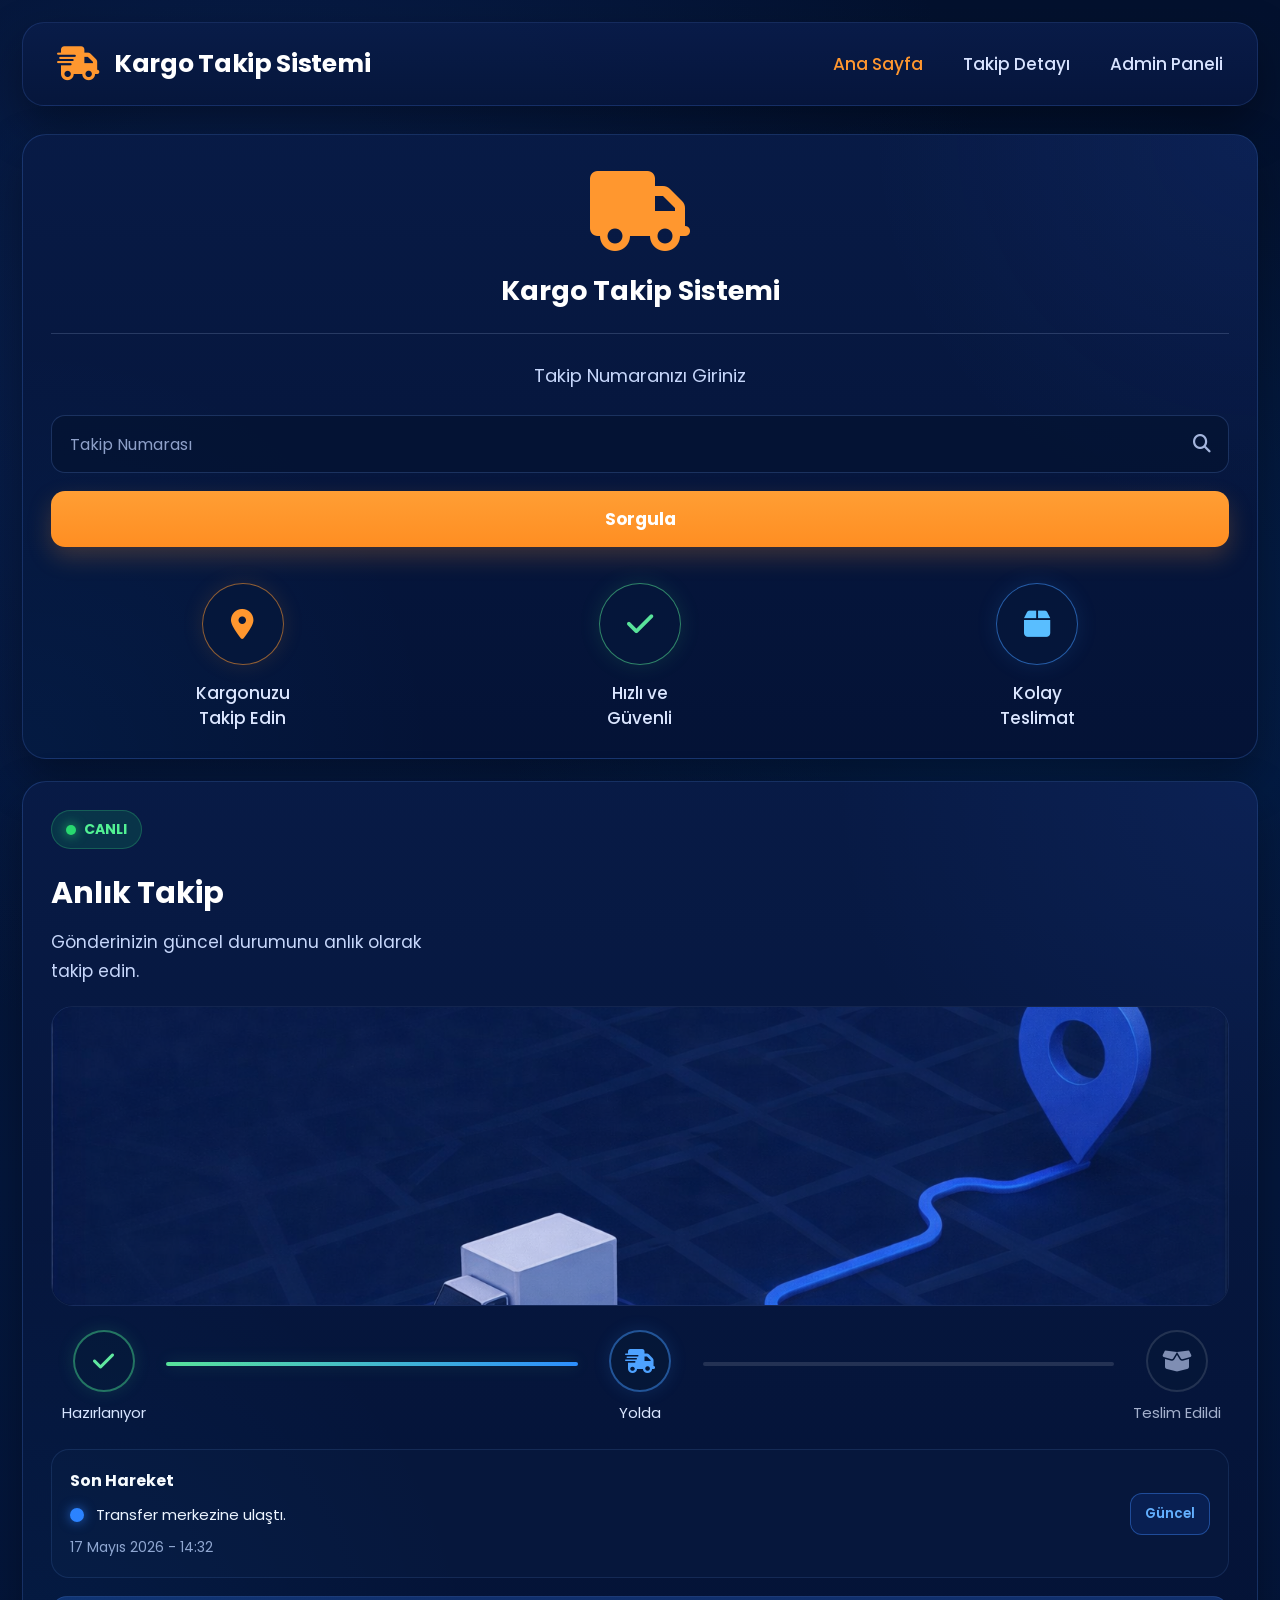
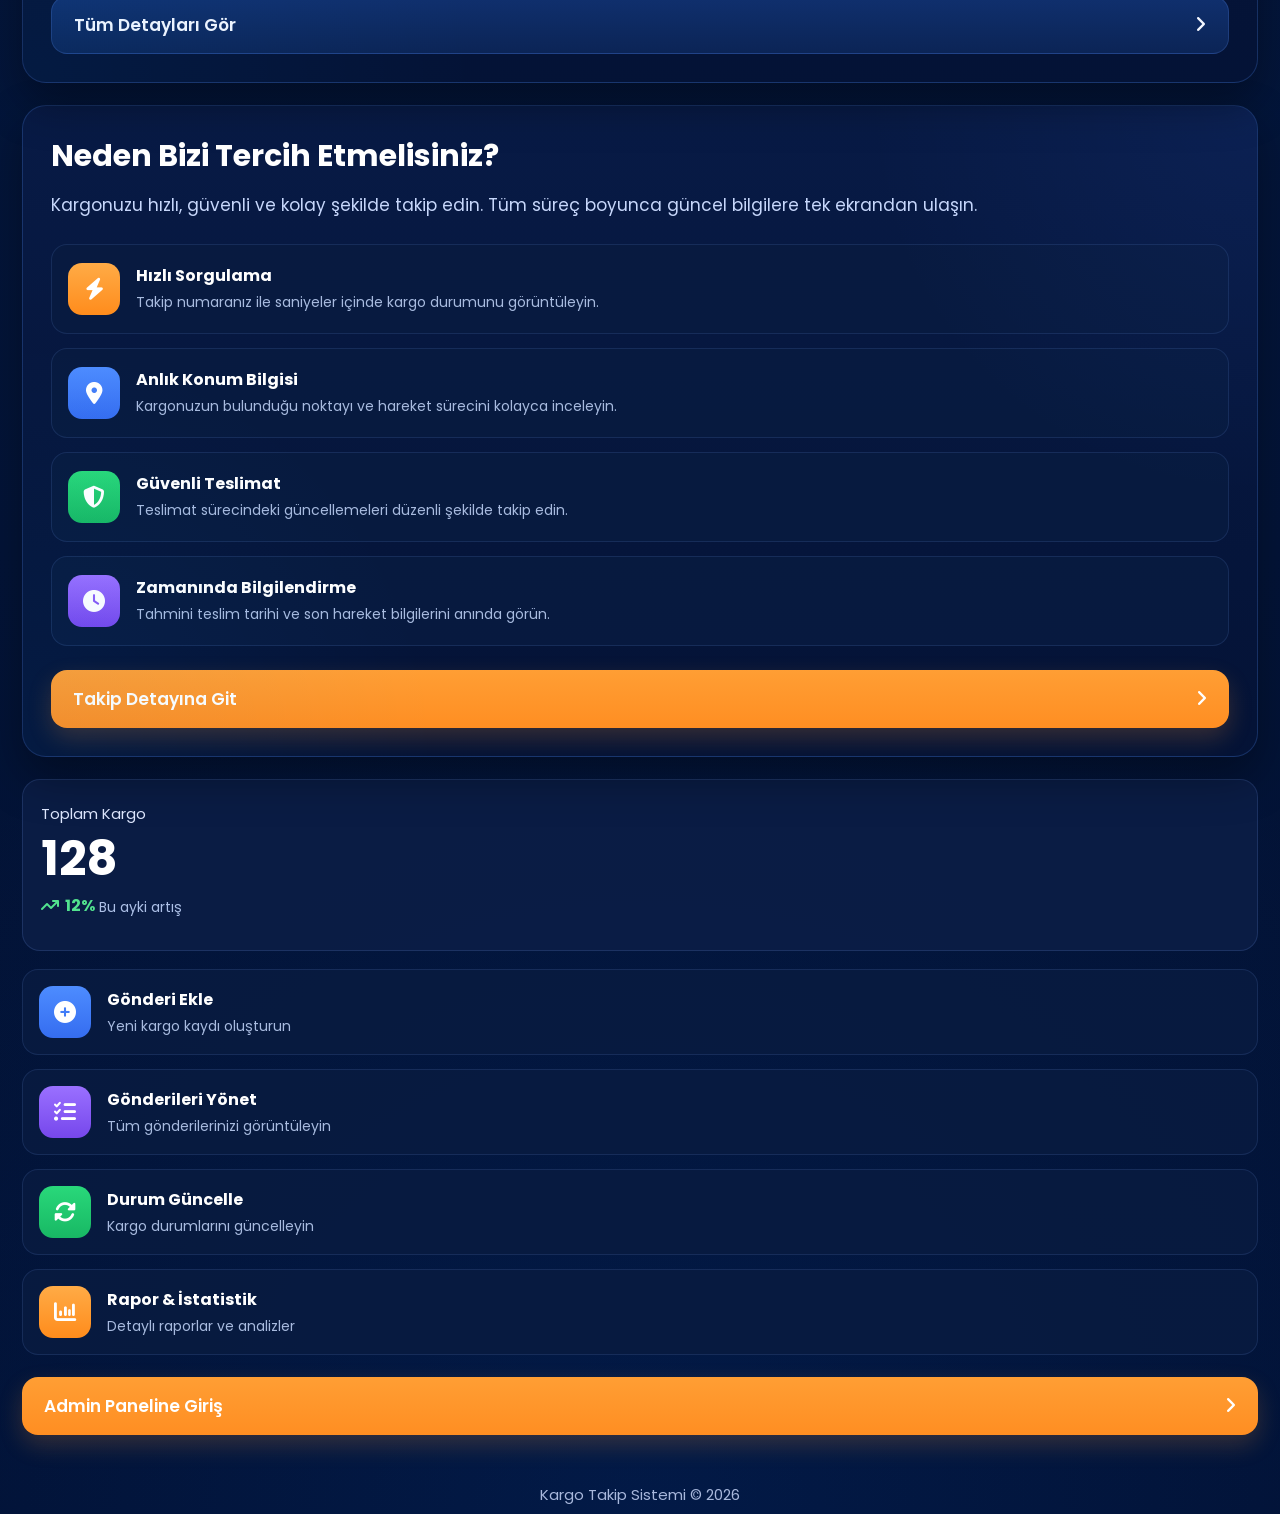
<file: index.html>
<!DOCTYPE html>
<html lang="tr">
<head>
  <meta charset="UTF-8" />
  <meta name="viewport" content="width=device-width, initial-scale=1.0" />
  <title>Kargo Takip Sistemi</title>

  <link rel="preconnect" href="https://fonts.googleapis.com">
  <link rel="preconnect" href="https://fonts.gstatic.com" crossorigin>
  <link href="https://fonts.googleapis.com/css2?family=Poppins:wght@300;400;500;600;700;800&display=swap" rel="stylesheet">
  <link rel="stylesheet" href="https://cdnjs.cloudflare.com/ajax/libs/font-awesome/6.5.0/css/all.min.css">
  <link rel="stylesheet" href="style.css" />

  <style>
    .loading-overlay {
      position: fixed;
      inset: 0;
      background: rgba(2, 10, 28, 0.82);
      backdrop-filter: blur(8px);
      -webkit-backdrop-filter: blur(8px);
      display: flex;
      align-items: center;
      justify-content: center;
      opacity: 0;
      visibility: hidden;
      pointer-events: none;
      transition: 0.35s ease;
      z-index: 9999;
      padding: 24px;
    }

    .loading-overlay.show {
      opacity: 1;
      visibility: visible;
      pointer-events: auto;
    }

    .loading-card {
      width: 100%;
      max-width: 760px;
      padding: 34px 28px 30px;
      border-radius: 28px;
      background: linear-gradient(180deg, rgba(7, 24, 61, 0.98), rgba(4, 18, 46, 0.98));
      border: 1px solid rgba(92, 136, 219, 0.22);
      box-shadow: 0 24px 60px rgba(0, 0, 0, 0.45);
      text-align: center;
      overflow: hidden;
      position: relative;
    }

    .loading-card::before {
      content: "";
      position: absolute;
      inset: 0;
      background:
        radial-gradient(circle at top right, rgba(58, 114, 255, 0.10), transparent 26%),
        radial-gradient(circle at bottom left, rgba(0, 149, 255, 0.08), transparent 28%);
      pointer-events: none;
    }

    .loading-badge {
      display: inline-flex;
      align-items: center;
      gap: 8px;
      background: rgba(22, 189, 98, 0.14);
      color: #52f294;
      border: 1px solid rgba(63, 224, 127, 0.22);
      border-radius: 999px;
      padding: 8px 14px;
      font-size: 13px;
      font-weight: 700;
      margin-bottom: 18px;
      position: relative;
      z-index: 2;
    }

    .loading-badge .dot {
      width: 10px;
      height: 10px;
      border-radius: 50%;
      background: #28d96f;
      box-shadow: 0 0 12px rgba(40, 217, 111, 0.9);
      animation: blinkDot 1.2s infinite;
    }

    @keyframes blinkDot {
      0%, 100% { opacity: 1; transform: scale(1); }
      50% { opacity: 0.45; transform: scale(0.9); }
    }

    .loading-card h3 {
      font-size: 30px;
      color: #ffffff;
      margin-bottom: 12px;
      position: relative;
      z-index: 2;
    }

    .loading-card p {
      color: #c7d7fb;
      font-size: 16px;
      line-height: 1.7;
      position: relative;
      z-index: 2;
    }

    .loading-number {
      color: #7eb6ff;
      font-weight: 700;
    }

    .loading-visual {
      position: relative;
      width: 100%;
      height: 300px;
      margin: 28px auto 22px;
      border-radius: 24px;
      overflow: hidden;
      border: 1px solid rgba(89, 136, 219, 0.18);
      background: #071a44;
    }

    .loading-visual img {
      width: 100%;
      height: 100%;
      object-fit: cover;
      display: block;
      filter: brightness(0.92) saturate(1.05);
    }

    .loading-visual::after {
      content: "";
      position: absolute;
      inset: 0;
      background:
        linear-gradient(90deg,
          rgba(255,255,255,0) 0%,
          rgba(120,180,255,0.10) 35%,
          rgba(255,255,255,0.18) 50%,
          rgba(120,180,255,0.10) 65%,
          rgba(255,255,255,0) 100%);
      transform: translateX(-100%);
      animation: sweepLight 2.2s ease-in-out infinite;
    }

    @keyframes sweepLight {
      0% {
        transform: translateX(-100%);
      }
      100% {
        transform: translateX(100%);
      }
    }

    .loading-progress {
      width: 100%;
      max-width: 620px;
      margin: 0 auto 18px;
      position: relative;
      z-index: 2;
    }

    .loading-progress-top {
      display: flex;
      justify-content: space-between;
      align-items: center;
      margin-bottom: 12px;
      color: #dbe6ff;
      font-size: 15px;
      font-weight: 500;
    }

    .loading-progress-bar {
      width: 100%;
      height: 10px;
      border-radius: 999px;
      background: rgba(255, 255, 255, 0.10);
      overflow: hidden;
      position: relative;
    }

    .loading-progress-fill {
      width: 0;
      height: 100%;
      border-radius: 999px;
      background: linear-gradient(90deg, #59e39a, #2d8fff);
      box-shadow: 0 0 18px rgba(45, 143, 255, 0.32);
      animation: fillBar 2.5s ease forwards;
    }

    @keyframes fillBar {
      0%   { width: 0%; }
      20%  { width: 22%; }
      45%  { width: 48%; }
      70%  { width: 76%; }
      100% { width: 100%; }
    }

    .loading-steps {
      display: flex;
      justify-content: space-between;
      align-items: flex-start;
      gap: 16px;
      margin-top: 18px;
    }

    .loading-step {
      flex: 1;
      text-align: center;
      color: #dbe6ff;
    }

    .loading-step-icon {
      width: 58px;
      height: 58px;
      border-radius: 50%;
      margin: 0 auto 10px;
      display: flex;
      align-items: center;
      justify-content: center;
      font-size: 22px;
      background: rgba(6, 24, 57, 0.92);
      border: 2px solid rgba(255, 255, 255, 0.14);
      color: #9fb4df;
    }

    .loading-step.done .loading-step-icon {
      color: #62ea9e;
      border-color: rgba(75, 230, 145, 0.42);
      box-shadow: 0 0 18px rgba(75, 230, 145, 0.12);
    }

    .loading-step.active .loading-step-icon {
      color: #4ea2ff;
      border-color: rgba(65, 150, 255, 0.42);
      box-shadow: 0 0 18px rgba(65, 150, 255, 0.14);
    }

    .loading-step span {
      font-size: 14px;
      line-height: 1.4;
      display: block;
    }

    .loading-note {
      position: relative;
      z-index: 2;
      margin-top: 18px;
      color: #9fb4df;
      font-size: 14px;
    }

    body.loading-active {
      overflow: hidden;
    }

    @media (max-width: 768px) {
      .loading-card {
        padding: 26px 18px 24px;
      }

      .loading-card h3 {
        font-size: 24px;
      }

      .loading-visual {
        height: 220px;
      }

      .loading-steps {
        gap: 10px;
      }

      .loading-step-icon {
        width: 50px;
        height: 50px;
        font-size: 20px;
      }

      .loading-step span {
        font-size: 12px;
      }
    }
  </style>
</head>
<body>
  <div class="page-wrapper">
    <div class="container">

      <header class="main-header">
        <div class="logo">
          <i class="fa-solid fa-truck-fast"></i>
          <h2>Kargo Takip Sistemi</h2>
        </div>

        <nav class="nav-links">
          <a href="index.html" class="active">Ana Sayfa</a>
          <a href="takip-detay.html">Takip Detayı</a>
          <a href="admin-login.html">Admin Paneli</a>
        </nav>
      </header>

      <section class="hero-grid">

        <div class="panel-card left-panel">
          <div class="left-top">
            <div class="big-icon">
              <i class="fa-solid fa-truck"></i>
            </div>

            <h1>Kargo Takip Sistemi</h1>
            <div class="divider"></div>
            <p class="subtitle">Takip Numaranızı Giriniz</p>

            <form id="trackForm" class="track-form">
              <div class="search-box">
                <input type="text" id="kargoNoInput" name="kargoNo" placeholder="Takip Numarası" required />
                <i class="fa-solid fa-magnifying-glass"></i>
              </div>

              <button type="submit" class="primary-btn">Sorgula</button>
            </form>
          </div>

          <div class="feature-row">
            <div class="feature-item">
              <div class="feature-circle orange">
                <i class="fa-solid fa-location-dot"></i>
              </div>
              <p>Kargonuzu<br>Takip Edin</p>
            </div>

            <div class="feature-item">
              <div class="feature-circle green">
                <i class="fa-solid fa-check"></i>
              </div>
              <p>Hızlı ve<br>Güvenli</p>
            </div>

            <div class="feature-item">
              <div class="feature-circle blue">
                <i class="fa-solid fa-box"></i>
              </div>
              <p>Kolay<br>Teslimat</p>
            </div>
          </div>
        </div>

        <div class="panel-card middle-panel">
          <div class="live-badge">
            <span class="dot"></span>
            CANLI
          </div>

          <h2>Anlık Takip</h2>
          <p class="middle-desc">
            Gönderinizin güncel durumunu anlık olarak<br>
            takip edin.
          </p>

          <div class="map-visual image-map-visual">
            <img src="anlik-takip.jpeg" alt="Anlık takip görseli" class="track-visual-image">
          </div>

          <div class="status-steps">
            <div class="step-item done">
              <div class="step-icon">
                <i class="fa-solid fa-check"></i>
              </div>
              <span>Hazırlanıyor</span>
            </div>

            <div class="step-line active"></div>

            <div class="step-item active">
              <div class="step-icon">
                <i class="fa-solid fa-truck-fast"></i>
              </div>
              <span>Yolda</span>
            </div>

            <div class="step-line"></div>

            <div class="step-item">
              <div class="step-icon">
                <i class="fa-solid fa-box-open"></i>
              </div>
              <span>Teslim Edildi</span>
            </div>
          </div>

          <div class="last-move-card">
            <div>
              <h4>Son Hareket</h4>
              <div class="move-line">
                <span class="move-dot"></span>
                <p>Transfer merkezine ulaştı.</p>
              </div>
              <small>17 Mayıs 2026 - 14:32</small>
            </div>
            <button class="mini-btn" type="button">Güncel</button>
          </div>

          <a href="takip-detay.html" class="detail-btn">
            <span>Tüm Detayları Gör</span>
            <i class="fa-solid fa-angle-right"></i>
          </a>
        </div>

       <div class="panel-card right-panel">
  <h2>Neden Bizi Tercih Etmelisiniz?</h2>
  <p class="right-desc">
    Kargonuzu hızlı, güvenli ve kolay şekilde takip edin.
    Tüm süreç boyunca güncel bilgilere tek ekrandan ulaşın.
  </p>

  <div class="service-list">
    <div class="service-item">
      <div class="service-icon orange">
        <i class="fa-solid fa-bolt"></i>
      </div>
      <div>
        <h4>Hızlı Sorgulama</h4>
        <p>Takip numaranız ile saniyeler içinde kargo durumunu görüntüleyin.</p>
      </div>
    </div>

    <div class="service-item">
      <div class="service-icon blue">
        <i class="fa-solid fa-location-dot"></i>
      </div>
      <div>
        <h4>Anlık Konum Bilgisi</h4>
        <p>Kargonuzun bulunduğu noktayı ve hareket sürecini kolayca inceleyin.</p>
      </div>
    </div>

    <div class="service-item">
      <div class="service-icon green">
        <i class="fa-solid fa-shield-halved"></i>
      </div>
      <div>
        <h4>Güvenli Teslimat</h4>
        <p>Teslimat sürecindeki güncellemeleri düzenli şekilde takip edin.</p>
      </div>
    </div>

    <div class="service-item">
      <div class="service-icon purple">
        <i class="fa-solid fa-clock"></i>
      </div>
      <div>
        <h4>Zamanında Bilgilendirme</h4>
        <p>Tahmini teslim tarihi ve son hareket bilgilerini anında görün.</p>
      </div>
    </div>
  </div>

  <a href="takip-detay.html" class="admin-btn">
    <span>Takip Detayına Git</span>
    <i class="fa-solid fa-angle-right"></i>
  </a>
</div>
            <div class="stats-box">
              <span>Toplam Kargo</span>
              <strong>128</strong>
              <div class="increase">
                <i class="fa-solid fa-arrow-trend-up"></i>
                12%
              </div>
              <small>Bu ayki artış</small>
            </div>
          </div>

          <div class="admin-list">
            <div class="admin-item">
              <div class="admin-icon blue">
                <i class="fa-solid fa-circle-plus"></i>
              </div>
              <div>
                <h4>Gönderi Ekle</h4>
                <p>Yeni kargo kaydı oluşturun</p>
              </div>
            </div>

            <div class="admin-item">
              <div class="admin-icon purple">
                <i class="fa-solid fa-list-check"></i>
              </div>
              <div>
                <h4>Gönderileri Yönet</h4>
                <p>Tüm gönderilerinizi görüntüleyin</p>
              </div>
            </div>

            <div class="admin-item">
              <div class="admin-icon green">
                <i class="fa-solid fa-rotate"></i>
              </div>
              <div>
                <h4>Durum Güncelle</h4>
                <p>Kargo durumlarını güncelleyin</p>
              </div>
            </div>

            <div class="admin-item">
              <div class="admin-icon orange">
                <i class="fa-solid fa-chart-column"></i>
              </div>
              <div>
                <h4>Rapor & İstatistik</h4>
                <p>Detaylı raporlar ve analizler</p>
              </div>
            </div>
          </div>

          <a href="admin-login.html" class="admin-btn">
            <span>Admin Paneline Giriş</span>
            <i class="fa-solid fa-angle-right"></i>
          </a>
        </div>
      </section>

      <footer class="footer">
        Kargo Takip Sistemi © 2026
      </footer>
    </div>
  </div>

  <div class="loading-overlay" id="loadingOverlay">
    <div class="loading-card">
      <div class="loading-badge">
        <span class="dot"></span>
        CANLI SORGULAMA
      </div>

      <h3>Kargonuz Sorgulanıyor</h3>
      <p>
        Takip numarası:
        <span class="loading-number" id="loadingTrackingNo">-</span>
      </p>

      <div class="loading-visual">
        <img src="anlik-takip.jpeg" alt="Kargo takip yükleniyor görseli">
      </div>

      <div class="loading-progress">
        <div class="loading-progress-top">
          <span>Sorgu İşleniyor</span>
          <span>%100</span>
        </div>

        <div class="loading-progress-bar">
          <div class="loading-progress-fill"></div>
        </div>

        <div class="loading-steps">
          <div class="loading-step done">
            <div class="loading-step-icon">
              <i class="fa-solid fa-box"></i>
            </div>
            <span>Hazırlanıyor</span>
          </div>

          <div class="loading-step active">
            <div class="loading-step-icon">
              <i class="fa-solid fa-truck-fast"></i>
            </div>
            <span>Yolda</span>
          </div>

          <div class="loading-step">
            <div class="loading-step-icon">
              <i class="fa-solid fa-box-open"></i>
            </div>
            <span>Teslim Ediliyor</span>
          </div>
        </div>
      </div>

      <div class="loading-note">
        Lütfen bekleyin, takip detay sayfasına yönlendiriliyorsunuz...
      </div>
    </div>
  </div>

  <script>
    const trackForm = document.getElementById("trackForm");
    const kargoNoInput = document.getElementById("kargoNoInput");
    const loadingOverlay = document.getElementById("loadingOverlay");
    const loadingTrackingNo = document.getElementById("loadingTrackingNo");

    trackForm.addEventListener("submit", function (e) {
      e.preventDefault();

      const kargoNo = kargoNoInput.value.trim();

      if (!kargoNo) {
        alert("Lütfen takip numarası girin.");
        return;
      }

      loadingTrackingNo.textContent = kargoNo;
      loadingOverlay.classList.add("show");
      document.body.classList.add("loading-active");

      setTimeout(function () {
        window.location.href = "takip-detay.html?kargoNo=" + encodeURIComponent(kargoNo);
      }, 2500);
    });
  </script>
</body>
</html>
</file>
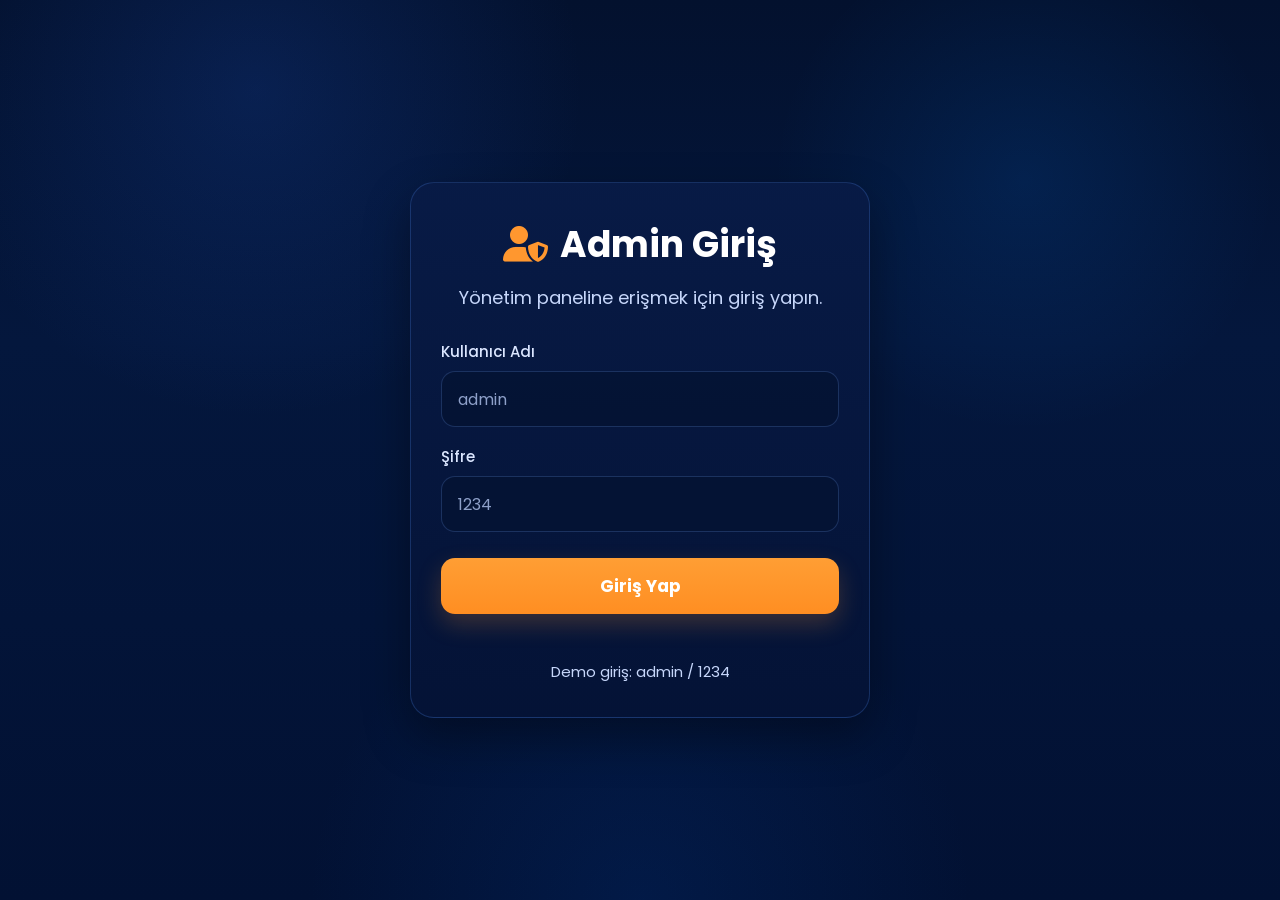
<file: admin-login.html>
<!DOCTYPE html>
<html lang="tr">
<head>
  <meta charset="UTF-8" />
  <meta name="viewport" content="width=device-width, initial-scale=1.0" />
  <title>Admin Giriş</title>
  <link rel="preconnect" href="https://fonts.googleapis.com">
  <link rel="preconnect" href="https://fonts.gstatic.com" crossorigin>
  <link href="https://fonts.googleapis.com/css2?family=Poppins:wght@300;400;500;600;700;800&display=swap" rel="stylesheet">
  <link rel="stylesheet" href="https://cdnjs.cloudflare.com/ajax/libs/font-awesome/6.5.0/css/all.min.css">
  <link rel="stylesheet" href="style.css" />
</head>
<body class="dashboard-body">
  <div class="login-page">
    <div class="login-box">
      <h1>
        <i class="fa-solid fa-user-shield"></i>
        Admin Giriş
      </h1>

      <p class="login-subtitle">Yönetim paneline erişmek için giriş yapın.</p>

      <div class="form-group">
        <label for="username">Kullanıcı Adı</label>
        <input type="text" id="username" placeholder="admin" />
      </div>

      <div class="form-group">
        <label for="password">Şifre</label>
        <input type="password" id="password" placeholder="1234" />
      </div>

      <button class="login-btn" onclick="login()">Giriş Yap</button>

      <p id="error" class="error-text"></p>
      <div class="note-text">Demo giriş: admin / 1234</div>
    </div>
  </div>

  <script>
    function login() {
      const user = document.getElementById("username").value.trim();
      const pass = document.getElementById("password").value.trim();
      const error = document.getElementById("error");

      if (!user || !pass) {
        error.textContent = "Kullanıcı adı ve şifre boş bırakılamaz.";
        return;
      }

      if (user === "admin" && pass === "1234") {
        localStorage.setItem("login", "true");
        window.location.href = "admin.html";
      } else {
        error.textContent = "Hatalı giriş bilgileri.";
      }
    }

    document.addEventListener("keydown", function (e) {
      if (e.key === "Enter") login();
    });
  </script>
</body>
</html>
</file>
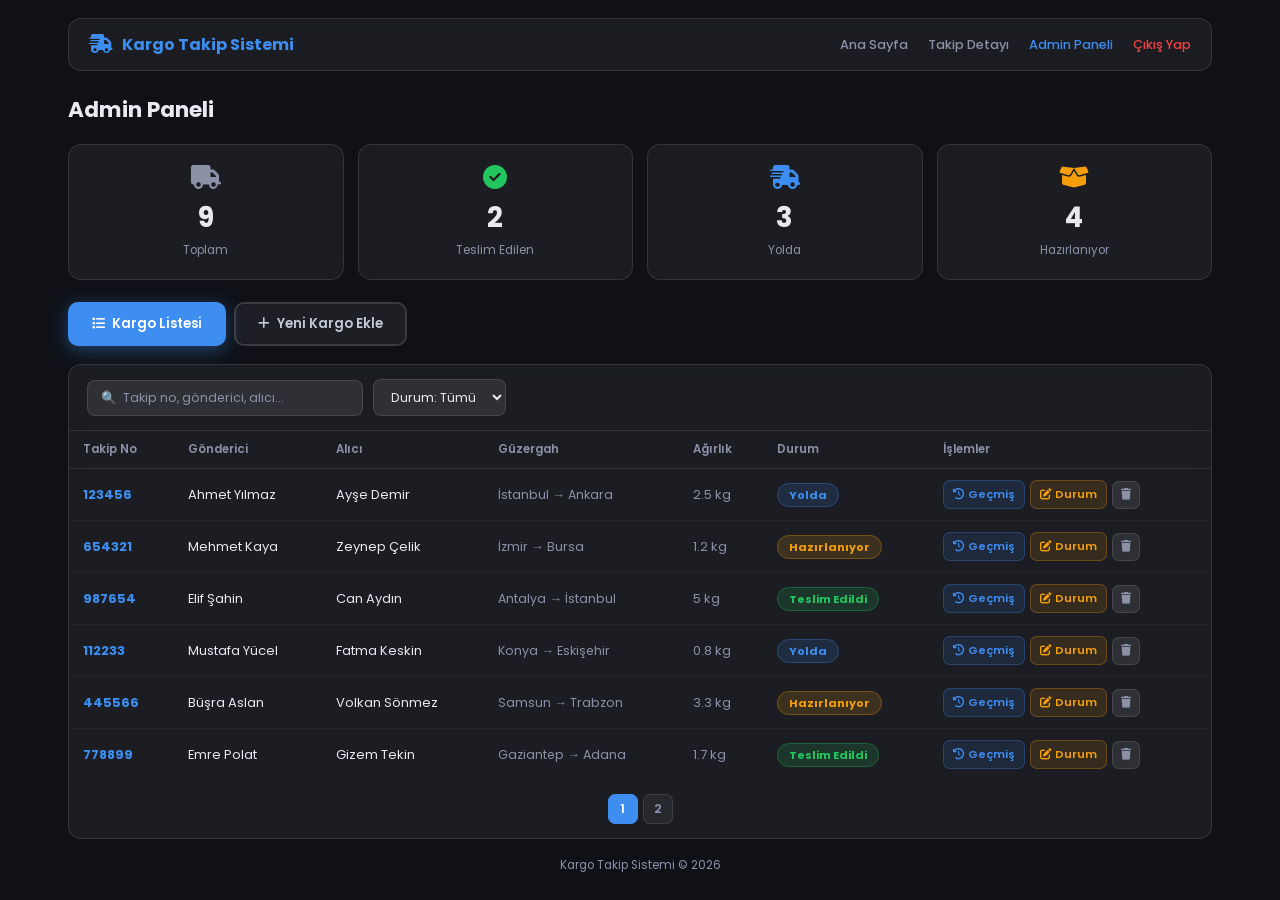
<file: admin.html>
<!DOCTYPE html>
<html lang="tr">
<head>
<meta charset="UTF-8"/>
<meta name="viewport" content="width=device-width,initial-scale=1.0"/>
<title>Admin Paneli – Kargo Takip</title>
<link rel="preconnect" href="https://fonts.googleapis.com">
<link href="https://fonts.googleapis.com/css2?family=Poppins:wght@300;400;500;600;700&display=swap" rel="stylesheet">
<link rel="stylesheet" href="https://cdnjs.cloudflare.com/ajax/libs/font-awesome/6.5.0/css/all.min.css">
<style>
:root{
  --bg:#0f1117;
  --surface:rgba(255,255,255,0.05);
  --surface2:rgba(255,255,255,0.09);
  --border:rgba(255,255,255,0.11);
  --blue:#3d8ef0;
  --green:#22c55e;
  --yellow:#f59e0b;
  --red:#ef4444;
  --text:#e8eaf0;
  --soft:#8b92a8;
  --r:13px;
}
*{box-sizing:border-box;margin:0;padding:0;}
body{font-family:'Poppins',sans-serif;background:var(--bg);color:var(--text);min-height:100vh;font-size:14px;}
.wrap{max-width:1180px;margin:0 auto;padding:18px;}
.glass{background:var(--surface);border:1px solid var(--border);border-radius:var(--r);backdrop-filter:blur(10px);}

.hdr{display:flex;align-items:center;justify-content:space-between;padding:13px 20px;margin-bottom:22px;flex-wrap:wrap;gap:10px;}
.logo{display:flex;align-items:center;gap:9px;color:var(--blue);font-weight:700;font-size:1rem;}
.logo i{font-size:1.2rem;}
.nav a{color:var(--soft);text-decoration:none;font-size:.8rem;font-weight:500;margin-left:16px;transition:color .2s;}
.nav a:hover,.nav a.act{color:var(--blue);}
.nav a.logout{color:var(--red)!important;}

.stats{display:grid;grid-template-columns:repeat(4,1fr);gap:14px;margin-bottom:22px;}
.stat{padding:20px;text-align:center;}
.stat i{font-size:1.5rem;margin-bottom:8px;display:block;}
.stat h3{font-size:1.7rem;font-weight:700;}
.stat p{color:var(--soft);font-size:.74rem;margin-top:3px;}

.tabs{display:flex;gap:8px;margin-bottom:18px;}
.tab{
  display:inline-flex;align-items:center;gap:7px;
  padding:10px 22px;
  border-radius:10px;
  border:2px solid rgba(255,255,255,0.13);
  background:rgba(255,255,255,0.06);
  color:#c5cad8;         
  font-family:'Poppins',sans-serif;
  font-size:.82rem;
  font-weight:600;
  cursor:pointer;
  transition:background .2s,border-color .2s,color .2s,box-shadow .2s;
  white-space:nowrap;
}
.tab:hover{
  background:rgba(61,142,240,.18);
  border-color:rgba(61,142,240,.45);
  color:#fff;
}
.tab.on{
  background:#3d8ef0;
  border-color:#3d8ef0;
  color:#ffffff;           
  box-shadow:0 4px 18px rgba(61,142,240,.4);
}


.sec{display:none;}
.sec.on{display:block;}


.form-wrap{padding:26px;}
.form-title{font-size:.95rem;font-weight:700;color:var(--blue);display:flex;align-items:center;gap:8px;padding-bottom:14px;margin-bottom:20px;border-bottom:1px solid var(--border);}
.grid2{display:grid;grid-template-columns:1fr 1fr;gap:16px;}
.fg{display:flex;flex-direction:column;gap:6px;}
.fg.full{grid-column:1/-1;}
.fg label{font-size:.75rem;font-weight:600;color:var(--soft);}
.fg label i{margin-right:4px;}
.fg input,.fg select,.fg textarea{
  background:var(--surface2);border:1px solid var(--border);border-radius:9px;
  padding:10px 13px;color:var(--text);font-family:'Poppins',sans-serif;font-size:.83rem;
  outline:none;transition:border-color .2s,box-shadow .2s;width:100%;
}
.fg input:focus,.fg select:focus,.fg textarea:focus{border-color:var(--blue);box-shadow:0 0 0 3px rgba(61,142,240,.15);}
.fg select option{background:#1a1d2e;}
.fg textarea{resize:vertical;min-height:78px;}
.fg input[readonly]{opacity:.5;cursor:not-allowed;}
.btn-save{
  display:flex;align-items:center;justify-content:center;gap:9px;
  width:100%;margin-top:4px;padding:13px;
  background:var(--blue);color:#fff;border:none;border-radius:10px;
  font-family:'Poppins',sans-serif;font-size:.88rem;font-weight:700;
  cursor:pointer;transition:opacity .2s,transform .15s,box-shadow .2s;
}
.btn-save:hover{opacity:.88;transform:translateY(-2px);box-shadow:0 6px 22px rgba(61,142,240,.38);}


.filters{display:flex;gap:10px;padding:14px 18px;border-bottom:1px solid var(--border);flex-wrap:wrap;align-items:center;}
.filters input,.filters select{
  background:var(--surface2);border:1px solid var(--border);border-radius:8px;
  padding:8px 13px;color:var(--text);font-family:'Poppins',sans-serif;font-size:.78rem;outline:none;
}
.filters input{min-width:210px;}
.filters input::placeholder{color:var(--soft);}
.filters select option{background:#1a1d2e;}
.tbl-wrap{overflow-x:auto;}
table{width:100%;border-collapse:collapse;}
thead tr{border-bottom:1px solid var(--border);}
th{padding:10px 14px;text-align:left;font-size:.73rem;font-weight:600;color:var(--soft);white-space:nowrap;}
td{padding:11px 14px;font-size:.81rem;border-bottom:1px solid rgba(255,255,255,0.04);vertical-align:middle;}
tr:last-child td{border-bottom:none;}
tr:hover td{background:rgba(255,255,255,0.02);}

.badge{padding:3px 11px;border-radius:20px;font-size:.69rem;font-weight:700;white-space:nowrap;}
.b-blue  {background:rgba(61,142,240,.15);color:var(--blue);  border:1px solid rgba(61,142,240,.3);}
.b-yellow{background:rgba(245,158,11,.15);color:var(--yellow);border:1px solid rgba(245,158,11,.3);}
.b-green {background:rgba(34,197,94,.15); color:var(--green); border:1px solid rgba(34,197,94,.3);}

.acts{display:flex;gap:5px;align-items:center;flex-wrap:wrap;}
.btn-hist{
  display:inline-flex;align-items:center;gap:4px;padding:5px 9px;
  background:rgba(61,142,240,.12);color:var(--blue);
  border:1px solid rgba(61,142,240,.28);border-radius:7px;
  font-family:'Poppins',sans-serif;font-size:.7rem;font-weight:600;
  cursor:pointer;text-decoration:none;transition:all .18s;white-space:nowrap;
}
.btn-hist:hover{background:rgba(61,142,240,.22);}
.btn-upd{
  display:inline-flex;align-items:center;gap:4px;padding:5px 9px;
  background:rgba(245,158,11,.12);color:var(--yellow);
  border:1px solid rgba(245,158,11,.28);border-radius:7px;
  font-family:'Poppins',sans-serif;font-size:.7rem;font-weight:600;
  cursor:pointer;transition:all .18s;white-space:nowrap;
}
.btn-upd:hover{background:rgba(245,158,11,.22);}
.btn-del{
  display:inline-flex;align-items:center;justify-content:center;
  width:28px;height:28px;border-radius:7px;
  border:1px solid var(--border);background:var(--surface2);color:var(--soft);
  cursor:pointer;transition:all .18s;font-size:.72rem;
}
.btn-del:hover{color:var(--red);border-color:var(--red);background:rgba(239,68,68,.1);}

.pg{display:flex;gap:5px;justify-content:center;padding:14px;}
.pg-btn{width:30px;height:30px;border-radius:7px;border:1px solid var(--border);background:var(--surface);color:var(--soft);font-family:'Poppins',sans-serif;font-size:.78rem;font-weight:600;cursor:pointer;transition:all .18s;}
.pg-btn.on,.pg-btn:hover{background:var(--blue);color:#fff;border-color:var(--blue);}


.overlay{display:none;position:fixed;inset:0;background:rgba(0,0,0,.65);backdrop-filter:blur(4px);z-index:1000;align-items:center;justify-content:center;}
.overlay.open{display:flex;}
.modal{background:#16192a;border:1px solid var(--border);border-radius:var(--r);padding:26px;width:90%;max-width:460px;box-shadow:0 8px 40px rgba(0,0,0,.5);animation:pop .2s ease;}
@keyframes pop{from{transform:scale(.9);opacity:0}to{transform:scale(1);opacity:1}}
.mhdr{display:flex;align-items:center;justify-content:space-between;margin-bottom:18px;}
.mhdr h3{font-size:.95rem;font-weight:700;color:var(--yellow);display:flex;align-items:center;gap:7px;}
.mclose{background:none;border:none;color:var(--soft);font-size:1.05rem;cursor:pointer;transition:color .18s;}
.mclose:hover{color:var(--red);}
.mbody{display:flex;flex-direction:column;gap:13px;}
.mrow{display:flex;justify-content:space-between;font-size:.79rem;padding:8px 12px;background:var(--surface2);border-radius:8px;}
.mrow span:first-child{color:var(--soft);}
.mlabel{font-size:.76rem;font-weight:600;color:var(--soft);display:block;margin-bottom:5px;}
.msel,.minp{width:100%;background:var(--surface2);border:1px solid var(--border);border-radius:9px;padding:10px 13px;color:var(--text);font-family:'Poppins',sans-serif;font-size:.82rem;outline:none;transition:border-color .2s;}
.msel:focus,.minp:focus{border-color:var(--yellow);}
.msel option{background:#1a1d2e;}
.mfoot{display:flex;gap:9px;margin-top:4px;}
.mbtn-ok{flex:1;padding:11px;background:var(--yellow);color:#000;border:none;border-radius:9px;font-family:'Poppins',sans-serif;font-size:.84rem;font-weight:700;cursor:pointer;transition:opacity .2s;}
.mbtn-ok:hover{opacity:.85;}
.mbtn-no{padding:11px 16px;background:var(--surface2);color:var(--soft);border:1px solid var(--border);border-radius:9px;font-family:'Poppins',sans-serif;font-size:.84rem;font-weight:600;cursor:pointer;transition:all .2s;}
.mbtn-no:hover{color:var(--text);}

.toast{position:fixed;bottom:24px;right:24px;z-index:9999;background:#1e2235;border:1px solid var(--border);border-radius:11px;padding:12px 18px;display:flex;align-items:center;gap:9px;font-size:.82rem;font-weight:600;box-shadow:0 8px 30px rgba(0,0,0,.4);transform:translateY(70px);opacity:0;transition:all .35s cubic-bezier(.34,1.56,.64,1);pointer-events:none;}
.toast.show{transform:translateY(0);opacity:1;}
.toast.ok .ti{color:var(--green);}
.toast.err .ti{color:var(--red);}

.footer{text-align:center;color:var(--soft);font-size:.73rem;padding:18px 0 6px;}

@media(max-width:700px){
  .stats{grid-template-columns:1fr 1fr;}
  .grid2{grid-template-columns:1fr;}
  .fg.full{grid-column:1;}
}
</style>
</head>
<body>
<div class="wrap">

 
  <header class="glass hdr">
    <div class="logo"><i class="fa-solid fa-truck-fast"></i><span>Kargo Takip Sistemi</span></div>
    <nav class="nav">
      <a href="index.html">Ana Sayfa</a>
      <a href="takip-detay.html">Takip Detayı</a>
      <a href="admin.html" class="act">Admin Paneli</a>
      <a href="#" onclick="logout()" class="logout">Çıkış Yap</a>
    </nav>
  </header>

  <h1 style="font-size:1.35rem;font-weight:700;margin-bottom:18px;">Admin Paneli</h1>

  
  <div class="stats">
    <div class="glass stat"><i class="fa-solid fa-truck" style="color:var(--soft);"></i><h3 id="sTotal">0</h3><p>Toplam</p></div>
    <div class="glass stat"><i class="fa-solid fa-circle-check" style="color:var(--green);"></i><h3 id="sDel">0</h3><p>Teslim Edilen</p></div>
    <div class="glass stat"><i class="fa-solid fa-truck-fast" style="color:var(--blue);"></i><h3 id="sWay">0</h3><p>Yolda</p></div>
    <div class="glass stat"><i class="fa-solid fa-box-open" style="color:var(--yellow);"></i><h3 id="sPrep">0</h3><p>Hazırlanıyor</p></div>
  </div>

 
  <div class="tabs">
    <button class="tab on" id="tablist" onclick="goTab('list')">
      <i class="fa-solid fa-list"></i> Kargo Listesi
    </button>
    <button class="tab" id="tabadd" onclick="goTab('add')">
      <i class="fa-solid fa-plus"></i> Yeni Kargo Ekle
    </button>
  </div>

  
  <div class="sec on" id="sec-list">
    <div class="glass">
      <div class="filters">
        <input type="text" id="srch" placeholder="🔍  Takip no, gönderici, alıcı..." oninput="doFilter()">
        <select id="fSt" onchange="doFilter()">
          <option value="">Durum: Tümü</option>
          <option>Hazırlanıyor</option>
          <option>Yolda</option>
          <option>Teslim Edildi</option>
        </select>
      </div>
      <div class="tbl-wrap">
        <table>
          <thead><tr>
            <th>Takip No</th>
            <th>Gönderici</th>
            <th>Alıcı</th>
            <th>Güzergah</th>
            <th>Ağırlık</th>
            <th>Durum</th>
            <th>İşlemler</th>
          </tr></thead>
          <tbody id="tbody"></tbody>
        </table>
      </div>
      <div class="pg" id="pg"></div>
    </div>
  </div>

 
  <div class="sec" id="sec-add">
    <div class="glass">
      <div class="form-wrap">
        <div class="form-title"><i class="fa-solid fa-box-open"></i> Yeni Kargo Bilgileri</div>
        <div class="grid2">

          <div class="fg">
            <label><i class="fa-solid fa-hashtag" style="color:var(--blue);"></i> Takip Numarası</label>
            <input type="text" id="fNo" readonly>
          </div>
          <div class="fg">
            <label><i class="fa-solid fa-tag" style="color:var(--blue);"></i> Kargo Türü</label>
            <select id="fType">
              <option>Standart</option><option>Hızlı</option>
              <option>Kargo</option><option>Ağır Yük</option>
            </select>
          </div>

          <div class="fg">
            <label><i class="fa-solid fa-user" style="color:var(--green);"></i> Gönderici Adı *</label>
            <input type="text" id="fSender" placeholder="Ad Soyad">
          </div>
          <div class="fg">
            <label><i class="fa-solid fa-phone" style="color:var(--green);"></i> Gönderici Telefon</label>
            <input type="text" id="fSenderTel" placeholder="0555 000 00 00">
          </div>

          <div class="fg">
            <label><i class="fa-solid fa-user-check" style="color:var(--yellow);"></i> Alıcı Adı *</label>
            <input type="text" id="fReceiver" placeholder="Ad Soyad">
          </div>
          <div class="fg">
            <label><i class="fa-solid fa-phone" style="color:var(--yellow);"></i> Alıcı Telefon</label>
            <input type="text" id="fReceiverTel" placeholder="0555 000 00 00">
          </div>

          <div class="fg">
            <label><i class="fa-solid fa-map-pin" style="color:var(--red);"></i> Çıkış Şehri *</label>
            <input type="text" id="fFrom" placeholder="İstanbul">
          </div>
          <div class="fg">
            <label><i class="fa-solid fa-location-dot" style="color:var(--red);"></i> Varış Şehri *</label>
            <input type="text" id="fTo" placeholder="Ankara">
          </div>

          <div class="fg">
            <label><i class="fa-solid fa-weight-hanging" style="color:var(--soft);"></i> Ağırlık (kg) *</label>
            <input type="number" id="fWeight" placeholder="1.5" min="0.1" step="0.1">
          </div>
          <div class="fg">
            <label><i class="fa-solid fa-circle-half-stroke" style="color:var(--soft);"></i> Başlangıç Durumu</label>
            <select id="fStatus">
              <option>Hazırlanıyor</option>
              <option>Yolda</option>
              <option>Teslim Edildi</option>
            </select>
          </div>

          <div class="fg full">
            <label><i class="fa-solid fa-note-sticky" style="color:var(--soft);"></i> Not / Açıklama</label>
            <textarea id="fNote" placeholder="Kargo hakkında ek bilgi..."></textarea>
          </div>

          <div class="fg full">
            <button class="btn-save" onclick="addCargo()">
              <i class="fa-solid fa-plus"></i> Kargoyu Kaydet
            </button>
          </div>

        </div>
      </div>
    </div>
  </div>

  <footer class="footer">Kargo Takip Sistemi © 2026</footer>
</div>


<div class="overlay" id="modal">
  <div class="modal">
    <div class="mhdr">
      <h3><i class="fa-solid fa-pen-to-square"></i> Durum Güncelle</h3>
      <button class="mclose" onclick="closeModal()"><i class="fa-solid fa-xmark"></i></button>
    </div>
    <div class="mbody">
      <div class="mrow"><span>Takip No</span><span id="mNo" style="color:var(--blue);font-weight:700;"></span></div>
      <div class="mrow"><span>Taraflar</span><span id="mPersons" style="font-weight:600;"></span></div>
      <div>
        <label class="mlabel">Yeni Durum</label>
        <select class="msel" id="mStatus">
          <option>Hazırlanıyor</option>
          <option>Yolda</option>
          <option>Teslim Edildi</option>
        </select>
      </div>
      <div>
        <label class="mlabel">Güncelleme Notu (opsiyonel)</label>
        <input class="minp" type="text" id="mNote" placeholder="Örn: Şube deposuna ulaştı">
      </div>
    </div>
    <div class="mfoot">
      <button class="mbtn-no" onclick="closeModal()">İptal</button>
      <button class="mbtn-ok" onclick="saveStatus()">
        <i class="fa-solid fa-floppy-disk" style="margin-right:5px;"></i>Kaydet
      </button>
    </div>
  </div>
</div>


<div class="toast" id="toast">
  <span class="ti" id="tIcon"></span>
  <span id="tMsg"></span>
</div>

<script>

let cargos = JSON.parse(localStorage.getItem('kts_cargos') || 'null') || [
  {id:'123456',sender:'Ahmet Yılmaz',senderTel:'0532 100 10 10',receiver:'Ayşe Demir',receiverTel:'0533 200 20 20',fromCity:'İstanbul',toCity:'Ankara',weight:2.5,type:'Standart',status:'Yolda',note:''},
  {id:'654321',sender:'Mehmet Kaya',senderTel:'0541 300 30 30',receiver:'Zeynep Çelik',receiverTel:'0542 400 40 40',fromCity:'İzmir',toCity:'Bursa',weight:1.2,type:'Hızlı',status:'Hazırlanıyor',note:''},
  {id:'987654',sender:'Elif Şahin',senderTel:'0551 500 50 50',receiver:'Can Aydın',receiverTel:'0552 600 60 60',fromCity:'Antalya',toCity:'İstanbul',weight:5.0,type:'Kargo',status:'Teslim Edildi',note:''},
  {id:'112233',sender:'Mustafa Yücel',senderTel:'0561 700 70 70',receiver:'Fatma Keskin',receiverTel:'0562 800 80 80',fromCity:'Konya',toCity:'Eskişehir',weight:0.8,type:'Standart',status:'Yolda',note:''},
  {id:'445566',sender:'Büşra Aslan',senderTel:'0505 100 20 30',receiver:'Volkan Sönmez',receiverTel:'0506 200 30 40',fromCity:'Samsun',toCity:'Trabzon',weight:3.3,type:'Ağır Yük',status:'Hazırlanıyor',note:''},
  {id:'778899',sender:'Emre Polat',senderTel:'0507 300 40 50',receiver:'Gizem Tekin',receiverTel:'0508 400 50 60',fromCity:'Gaziantep',toCity:'Adana',weight:1.7,type:'Hızlı',status:'Teslim Edildi',note:''},
  {id:'334455',sender:'Selin Doğan',senderTel:'0511 500 60 70',receiver:'Burak Yıldırım',receiverTel:'0512 600 70 80',fromCity:'Kayseri',toCity:'Malatya',weight:4.1,type:'Kargo',status:'Yolda',note:''},
  {id:'667788',sender:'Ozan Güler',senderTel:'0521 700 80 90',receiver:'Merve Aslan',receiverTel:'0522 800 90 00',fromCity:'Diyarbakır',toCity:'Van',weight:2.0,type:'Standart',status:'Hazırlanıyor',note:''},
  {id:'401905',sender:'Arda Aslan',senderTel:'0530 100 00 00',receiver:'Ela Yılmaz',receiverTel:'0531 200 00 00',fromCity:'Ankara',toCity:'İzmir',weight:0.5,type:'Hızlı',status:'Hazırlanıyor',note:''},
];
let filtered=[...cargos], page=1, perPage=6, editId=null;
const save = () => localStorage.setItem('kts_cargos', JSON.stringify(cargos));


function goTab(t) {
  ['list','add'].forEach(id => {
    document.getElementById('sec-'+id).classList.toggle('on', id===t);
    document.getElementById('tab'+id).classList.toggle('on', id===t);
  });
  if(t==='list') render();
}


function stats() {
  document.getElementById('sTotal').textContent = cargos.length;
  document.getElementById('sDel').textContent   = cargos.filter(c=>c.status==='Teslim Edildi').length;
  document.getElementById('sWay').textContent   = cargos.filter(c=>c.status==='Yolda').length;
  document.getElementById('sPrep').textContent  = cargos.filter(c=>c.status==='Hazırlanıyor').length;
}


function doFilter() {
  const q  = document.getElementById('srch').value.toLowerCase();
  const st = document.getElementById('fSt').value;
  filtered = cargos.filter(c => {
    const mq = !q || c.id.includes(q) || c.sender.toLowerCase().includes(q) || c.receiver.toLowerCase().includes(q);
    const ms = !st || c.status === st;
    return mq && ms;
  });
  page = 1; render();
}


function badge(s) {
  const m = {Yolda:'b-blue', Hazırlanıyor:'b-yellow', 'Teslim Edildi':'b-green'};
  return `<span class="badge ${m[s]||'b-blue'}">${s}</span>`;
}


function render() {
  stats();
  const tbody = document.getElementById('tbody');
  const sl    = filtered.slice((page-1)*perPage, page*perPage);

  if(!sl.length){
    tbody.innerHTML = `<tr><td colspan="7" style="text-align:center;color:var(--soft);padding:28px;">Kargo bulunamadı.</td></tr>`;
    document.getElementById('pg').innerHTML = '';
    return;
  }

  tbody.innerHTML = sl.map(c => `
    <tr>
      <td style="font-weight:700;color:var(--blue);">${c.id}</td>
      <td>${c.sender}</td>
      <td>${c.receiver}</td>
      <td style="color:var(--soft);font-size:.78rem;">${c.fromCity} → ${c.toCity}</td>
      <td style="color:var(--soft);">${c.weight} kg</td>
      <td>${badge(c.status)}</td>
      <td><div class="acts">
        <a href="kargo-gecmis.html?kargoNo=${c.id}" class="btn-hist">
          <i class="fa-solid fa-clock-rotate-left"></i> Geçmiş
        </a>
        <button class="btn-upd" onclick="openModal('${c.id}')">
          <i class="fa-solid fa-pen-to-square"></i> Durum
        </button>
        <button class="btn-del" onclick="delCargo('${c.id}')" title="Sil">
          <i class="fa-solid fa-trash"></i>
        </button>
      </div></td>
    </tr>`).join('');

  const total = Math.ceil(filtered.length / perPage);
  document.getElementById('pg').innerHTML = total <= 1 ? '' :
    Array.from({length:total}, (_,i) =>
      `<button class="pg-btn${i+1===page?' on':''}" onclick="goPg(${i+1})">${i+1}</button>`
    ).join('');
}
function goPg(n){ page=n; render(); }


function delCargo(id){
  if(!confirm(id+' numaralı kargoyu silmek istediğinize emin misiniz?')) return;
  cargos = cargos.filter(c=>c.id!==id);
  save(); doFilter();
  toast('Kargo silindi.','ok');
}


function genId(){ return String(Math.floor(100000+Math.random()*900000)); }

document.addEventListener('DOMContentLoaded', () => {
  document.getElementById('fNo').value = genId();
  render();
});

function addCargo(){
  const g = id => document.getElementById(id).value.trim();
  const sender   = g('fSender');
  const receiver = g('fReceiver');
  const fromCity = g('fFrom');
  const toCity   = g('fTo');
  const weight   = parseFloat(document.getElementById('fWeight').value);

  if(!sender||!receiver||!fromCity||!toCity||!weight){
    toast('Lütfen * ile işaretli alanları doldurun!','err'); return;
  }

  cargos.unshift({
    id       : document.getElementById('fNo').value,
    sender, senderTel  : g('fSenderTel'),
    receiver, receiverTel: g('fReceiverTel'),
    fromCity, toCity, weight,
    type   : document.getElementById('fType').value,
    status : document.getElementById('fStatus').value,
    note   : g('fNote'),
  });
  save();

  ['fSender','fSenderTel','fReceiver','fReceiverTel','fFrom','fTo','fNote'].forEach(id => document.getElementById(id).value='');
  document.getElementById('fWeight').value = '';
  document.getElementById('fNo').value = genId();
  document.getElementById('fStatus').value = 'Hazırlanıyor';

  toast('Kargo başarıyla eklendi! ✓','ok');
  setTimeout(() => { doFilter(); goTab('list'); }, 900);
}


function openModal(id){
  const c = cargos.find(x=>x.id===id); if(!c) return;
  editId = id;
  document.getElementById('mNo').textContent      = c.id;
  document.getElementById('mPersons').textContent = c.sender+' → '+c.receiver;
  document.getElementById('mStatus').value        = c.status;
  document.getElementById('mNote').value          = '';
  document.getElementById('modal').classList.add('open');
}
function closeModal(){
  document.getElementById('modal').classList.remove('open');
  editId = null;
}
function saveStatus(){
  if(!editId) return;
  const c = cargos.find(x=>x.id===editId); if(!c) return;
  c.status = document.getElementById('mStatus').value;
  const n  = document.getElementById('mNote').value.trim();
  if(n) c.note = n;
  save(); closeModal(); doFilter();
  toast('Durum güncellendi!','ok');
}


let tt;
function toast(msg, type){
  const el = document.getElementById('toast');
  document.getElementById('tIcon').innerHTML = type==='ok'
    ? '<i class="fa-solid fa-circle-check"></i>'
    : '<i class="fa-solid fa-circle-exclamation"></i>';
  document.getElementById('tMsg').textContent = msg;
  el.className = 'toast show '+type;
  clearTimeout(tt);
  tt = setTimeout(() => el.classList.remove('show'), 3000);
}


function logout(){
  localStorage.removeItem('login');
  window.location.href = 'admin-login.html';
}
</script>
</body>
</html>
</file>
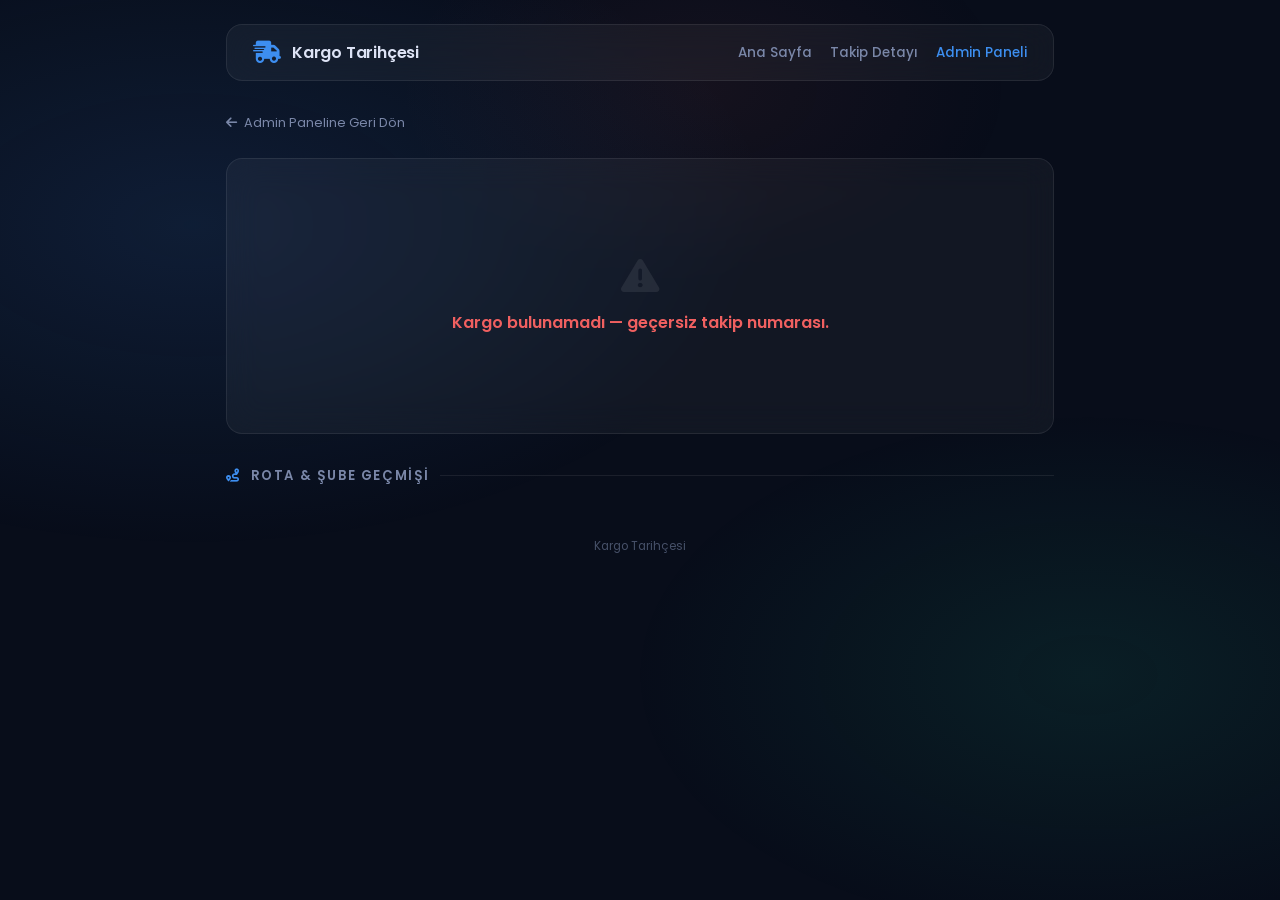
<file: kargo-gecmis.html>
<!DOCTYPE html>
<html lang="tr">
<head>
  <meta charset="UTF-8" />
  <meta name="viewport" content="width=device-width, initial-scale=1.0" />
  <title>Kargo Tarihçesi</title>
  <link rel="preconnect" href="https://fonts.googleapis.com">
  <link rel="preconnect" href="https://fonts.gstatic.com" crossorigin>
  <link href="https://fonts.googleapis.com/css2?family=Poppins:wght@300;400;500;600;700&display=swap" rel="stylesheet">
  <link href="https://fonts.googleapis.com/css2?family=JetBrains+Mono:wght@400;600&display=swap" rel="stylesheet">
  <link rel="stylesheet" href="https://cdnjs.cloudflare.com/ajax/libs/font-awesome/6.5.0/css/all.min.css">
  <style>
    *, *::before, *::after { box-sizing: border-box; margin: 0; padding: 0; }

    :root {
      --bg:         #080d1a;
      --card:       rgba(255,255,255,0.042);
      --border:     rgba(255,255,255,0.08);
      --accent:     #3d8ef0;
      --green:      #1fd6a0;
      --yellow:     #f5a623;
      --red:        #f06060;
      --text:       #dde3f5;
      --muted:      #7a87a8;
      --radius:     16px;
    }

    html { scroll-behavior: smooth; }

    body {
      font-family: 'Poppins', sans-serif;
      background: var(--bg);
      color: var(--text);
      min-height: 100vh;
    }

    /* animated mesh background */
    body::before {
      content: '';
      position: fixed; inset: 0; z-index: 0;
      background:
        radial-gradient(ellipse 70% 55% at 15% 25%, rgba(61,142,240,.13) 0%, transparent 65%),
        radial-gradient(ellipse 55% 45% at 85% 75%, rgba(31,214,160,.09) 0%, transparent 65%),
        radial-gradient(ellipse 40% 35% at 55% 10%, rgba(240,96,96,.06) 0%, transparent 60%);
      pointer-events: none;
    }

    .wrap { position: relative; z-index: 1; max-width: 860px; margin: 0 auto; padding: 24px 16px 72px; }

    /* ── Header ── */
    .main-header {
      display: flex; align-items: center; justify-content: space-between; flex-wrap: wrap; gap: 12px;
      padding: 15px 26px;
      background: var(--card); border: 1px solid var(--border);
      border-radius: var(--radius); backdrop-filter: blur(18px);
      margin-bottom: 28px;
    }
    .logo { display: flex; align-items: center; gap: 11px; }
    .logo i { font-size: 1.4rem; color: var(--accent); }
    .logo h2 { font-size: 1rem; font-weight: 600; letter-spacing: -.2px; }
    .nav-links { display: flex; gap: 18px; flex-wrap: wrap; }
    .nav-links a { text-decoration: none; color: var(--muted); font-size: .84rem; font-weight: 500; transition: color .2s; }
    .nav-links a:hover, .nav-links a.active { color: var(--accent); }

    /* ── Back ── */
    .back-link {
      display: inline-flex; align-items: center; gap: 7px;
      font-size: .8rem; color: var(--muted); text-decoration: none;
      margin-bottom: 26px; transition: color .2s;
    }
    .back-link:hover { color: var(--accent); }

    /* ── Hero meta ── */
    .hero {
      background: var(--card); border: 1px solid var(--border);
      border-radius: var(--radius); backdrop-filter: blur(16px);
      padding: 28px 32px;
      margin-bottom: 32px;
      display: flex; flex-wrap: wrap; gap: 22px; align-items: center; justify-content: space-between;
    }
    .hero-left h1 { font-size: 1.3rem; font-weight: 700; letter-spacing: -.4px; margin-bottom: 8px; }
    .hero-left .chip {
      font-family: 'JetBrains Mono', monospace; font-size: .74rem;
      background: rgba(61,142,240,.1); border: 1px solid rgba(61,142,240,.22);
      color: var(--accent); padding: 3px 11px; border-radius: 20px;
      display: inline-block; margin-bottom: 14px;
    }
    .people { display: flex; flex-direction: column; gap: 4px; }
    .people-row { display: flex; align-items: center; gap: 8px; font-size: .8rem; color: var(--muted); }
    .people-row i { color: var(--accent); width: 14px; }
    .people-row span { color: var(--text); font-weight: 500; }

    .hero-right { display: flex; flex-direction: column; align-items: flex-end; gap: 10px; }
    .badge {
      display: inline-flex; align-items: center; gap: 6px;
      font-size: .76rem; font-weight: 600; padding: 5px 14px; border-radius: 20px;
    }
    .badge-blue   { background: rgba(61,142,240,.12); color: var(--accent);  border: 1px solid rgba(61,142,240,.25); }
    .badge-green  { background: rgba(31,214,160,.12); color: var(--green);   border: 1px solid rgba(31,214,160,.25); }
    .badge-yellow { background: rgba(245,166,35,.12);  color: var(--yellow); border: 1px solid rgba(245,166,35,.25); }

    .eta { font-size: .76rem; color: var(--muted); text-align: right; line-height: 1.6; }
    .eta strong { color: var(--text); }

    /* ── Section header ── */
    .sec-title {
      font-size: .82rem; font-weight: 600; color: var(--muted);
      text-transform: uppercase; letter-spacing: 1.6px;
      margin-bottom: 22px;
      display: flex; align-items: center; gap: 10px;
    }
    .sec-title::after { content: ''; flex: 1; height: 1px; background: var(--border); }

    /* ── Timeline ── */
    .timeline { position: relative; padding-left: 38px; }
    .timeline::before {
      content: ''; position: absolute; left: 12px; top: 8px; bottom: 8px; width: 2px;
      background: linear-gradient(to bottom, var(--accent), rgba(61,142,240,.1));
      border-radius: 4px;
    }

    .tl-item {
      position: relative; margin-bottom: 14px;
      opacity: 0; transform: translateX(-14px);
      animation: fadeSlide .38s ease forwards;
    }
    .tl-item:nth-child(1)  { animation-delay: .04s; }
    .tl-item:nth-child(2)  { animation-delay: .10s; }
    .tl-item:nth-child(3)  { animation-delay: .16s; }
    .tl-item:nth-child(4)  { animation-delay: .22s; }
    .tl-item:nth-child(5)  { animation-delay: .28s; }
    .tl-item:nth-child(6)  { animation-delay: .34s; }
    .tl-item:nth-child(7)  { animation-delay: .40s; }
    .tl-item:nth-child(8)  { animation-delay: .46s; }
    .tl-item:nth-child(9)  { animation-delay: .52s; }
    .tl-item:nth-child(10) { animation-delay: .58s; }

    @keyframes fadeSlide { to { opacity: 1; transform: translateX(0); } }

    .tl-dot {
      position: absolute; left: -30px; top: 18px;
      width: 22px; height: 22px; border-radius: 50%;
      display: flex; align-items: center; justify-content: center;
      font-size: .58rem; z-index: 2;
    }
    .tl-dot.done    { background: var(--green);  box-shadow: 0 0 10px rgba(31,214,160,.4); color: #fff; }
    .tl-dot.active  { background: var(--yellow); box-shadow: 0 0 12px rgba(245,166,35,.5); color: #fff; animation: glow 1.8s infinite; }
    .tl-dot.pending { background: rgba(255,255,255,.07); border: 2px solid var(--border); color: var(--muted); }

    @keyframes glow {
      0%,100% { box-shadow: 0 0 10px rgba(245,166,35,.5); }
      50%      { box-shadow: 0 0 22px rgba(245,166,35,.85); }
    }

    .tl-card {
      background: var(--card); border: 1px solid var(--border);
      border-radius: 14px; padding: 16px 20px;
      transition: border-color .2s, background .2s;
    }
    .tl-card:hover { border-color: rgba(61,142,240,.3); background: rgba(61,142,240,.04); }
    .tl-card.is-active { border-color: rgba(245,166,35,.35); background: rgba(245,166,35,.05); }
    .tl-card.is-done   { border-color: rgba(31,214,160,.18); }

    .tl-head { display: flex; align-items: flex-start; justify-content: space-between; flex-wrap: wrap; gap: 8px; margin-bottom: 7px; }
    .tl-event { font-size: .9rem; font-weight: 600; }
    .tl-time  { font-family: 'JetBrains Mono', monospace; font-size: .7rem; color: var(--muted); white-space: nowrap; }

    .tl-location { font-size: .78rem; color: var(--muted); display: flex; align-items: center; gap: 6px; margin-bottom: 5px; }
    .tl-location i { color: var(--accent); font-size: .72rem; }
    .tl-location .city-tag {
      background: rgba(61,142,240,.1); border: 1px solid rgba(61,142,240,.2);
      color: var(--accent); font-size: .68rem; font-weight: 600;
      padding: 1px 8px; border-radius: 10px; letter-spacing: .3px;
    }

    .tl-desc { font-size: .78rem; color: var(--muted); line-height: 1.65; }

    /* ── Empty ── */
    .empty { text-align: center; padding: 70px 20px; color: var(--muted); }
    .empty i { font-size: 2.4rem; display: block; margin-bottom: 14px; color: var(--border); }
    .empty p { font-weight: 600; color: var(--red); }

    /* ── Footer ── */
    .footer { text-align: center; margin-top: 52px; font-size: .74rem; color: var(--muted); opacity: .55; }

    @media (max-width: 540px) {
      .hero { flex-direction: column; }
      .hero-right { align-items: flex-start; }
      .eta { text-align: left; }
    }
  </style>
</head>
<body>
<div class="wrap">

  <!-- Header -->
  <header class="main-header">
    <div class="logo">
      <i class="fa-solid fa-truck-fast"></i>
      <h2>Kargo Tarihçesi</h2>
    </div>
    <nav class="nav-links">
      <a href="index.html">Ana Sayfa</a>
      <a href="takip-detay.html">Takip Detayı</a>
      <a href="admin-login.html" class="active">Admin Paneli</a>
    </nav>
  </header>

  <a href="admin.html" class="back-link">
    <i class="fa-solid fa-arrow-left"></i> Admin Paneline Geri Dön
  </a>

  <!-- Hero -->
  <div class="hero" id="hero"></div>

  <!-- Timeline -->
  <div class="sec-title">
    <i class="fa-solid fa-route" style="color:var(--accent)"></i> Rota & Şube Geçmişi
  </div>
  <div class="timeline" id="timeline"></div>

  <footer class="footer">Kargo Tarihçesi</footer>
</div>

<script>
/* ─────────────────────────────────────────────
   Her kargoya özel rota verisi (simülasyon)
───────────────────────────────────────────── */
const kargoData = {

  "123456": {
    gonderici: "Ahmet Yılmaz", alici: "Ayşe Demir",
    durum: "Yolda", durum_key: "blue",
    baslangic: "İstanbul", bitis: "Ankara",
    tahmini: "17 Nisan 2026, Saat 18:00",
    rota: [
      { olay: "Kargo Oluşturuldu",           sube: "Kadıköy Şubesi",                 sehir: "İstanbul",  zaman: "14 Nis 2026, 09:12", durum: "done",   aciklama: "Gönderici paketi şubeye teslim etti, sisteme kayıt yapıldı." },
      { olay: "Şubeden Ayrıldı",             sube: "Kadıköy Şubesi",                 sehir: "İstanbul",  zaman: "14 Nis 2026, 14:30", durum: "done",   aciklama: "Paket transfer aracına yüklendi, İstanbul aktarma merkezine gönderildi." },
      { olay: "Aktarma Merkezine Ulaştı",    sube: "Pendik Aktarma Merkezi",         sehir: "İstanbul",  zaman: "14 Nis 2026, 17:55", durum: "done",   aciklama: "Kargo tarandı ve sıralamaya alındı." },
      { olay: "Ankara'ya Hareket Etti",      sube: "Pendik Aktarma Merkezi",         sehir: "İstanbul",  zaman: "14 Nis 2026, 22:00", durum: "done",   aciklama: "Uzun yol TIR'ına yüklendi, Ankara güzergahında yola çıktı." },
      { olay: "Ankara Merkezine Ulaştı",     sube: "Ankara Yenimahalle Aktarma",     sehir: "Ankara",    zaman: "15 Nis 2026, 05:40", durum: "done",   aciklama: "Kargo Ankara merkezine teslim alındı ve dağıtım şubelerine ayrıştırılıyor." },
      { olay: "Dağıtım Şubesine Gönderildi", sube: "Çankaya Dağıtım Şubesi",        sehir: "Ankara",    zaman: "15 Nis 2026, 09:10", durum: "done",   aciklama: "Paket alıcı adresine en yakın şubeye yönlendirildi." },
      { olay: "Dağıtıma Çıktı",             sube: "Çankaya Dağıtım Şubesi",         sehir: "Ankara",    zaman: "15 Nis 2026, 10:30", durum: "active", aciklama: "Kurye Serkan B. paketi teslim etmek için yola çıktı. Tahmini süre: 2-3 saat." },
      { olay: "Teslim Edilecek",             sube: "Alıcı Adresi",                   sehir: "Ankara",    zaman: "Bekleniyor",         durum: "pending", aciklama: "Alıcı kapıda bulunamazsa şubede bekletilir." },
    ]
  },

  "654321": {
    gonderici: "Mehmet Kaya", alici: "Zeynep Çelik",
    durum: "Hazırlanıyor", durum_key: "yellow",
    baslangic: "Bursa", bitis: "Antalya",
    tahmini: "19 Nisan 2026, Saat 14:00",
    rota: [
      { olay: "Sipariş Alındı",         sube: "Nilüfer Şubesi",           sehir: "Bursa",   zaman: "16 Nis 2026, 11:05", durum: "done",    aciklama: "Online sipariş sisteme düştü, şubeye atandı." },
      { olay: "Paketleme Başladı",      sube: "Nilüfer Şubesi",           sehir: "Bursa",   zaman: "16 Nis 2026, 13:22", durum: "done",    aciklama: "Ürün depodan çekildi, paketleme sürecine alındı." },
      { olay: "Paketleme Devam Ediyor", sube: "Nilüfer Şubesi",           sehir: "Bursa",   zaman: "16 Nis 2026, 14:50", durum: "active",  aciklama: "Hacimli ürün özel ambalajla sarılıyor, kalite kontrol bekleniyor." },
      { olay: "Kargo Firmasına Teslim", sube: "Bursa Aktarma Merkezi",    sehir: "Bursa",   zaman: "Bekleniyor",         durum: "pending", aciklama: "Paket hazırlanınca kargo firmasına teslim edilecek." },
      { olay: "Antalya'ya Hareket",     sube: "Bursa Aktarma Merkezi",    sehir: "Bursa",   zaman: "Bekleniyor",         durum: "pending", aciklama: "Güzergah: Bursa → İzmir → Antalya." },
      { olay: "Teslim Edildi",          sube: "Alıcı Adresi",             sehir: "Antalya", zaman: "Bekleniyor",         durum: "pending", aciklama: "Tahmini teslim: 19 Nisan." },
    ]
  },

  "987654": {
    gonderici: "Elif Şahin", alici: "Can Aydın",
    durum: "Teslim Edildi", durum_key: "green",
    baslangic: "İzmir", bitis: "İstanbul",
    tahmini: "Teslim Edildi",
    rota: [
      { olay: "Kargo Oluşturuldu",           sube: "Konak Şubesi",                 sehir: "İzmir",    zaman: "10 Nis 2026, 08:30", durum: "done", aciklama: "Paket sisteme kayıt edildi." },
      { olay: "Şubeden Ayrıldı",             sube: "Konak Şubesi",                 sehir: "İzmir",    zaman: "10 Nis 2026, 12:00", durum: "done", aciklama: "Transfer aracına yüklendi." },
      { olay: "Aktarma Merkezine Ulaştı",    sube: "İzmir Bornova Aktarma",        sehir: "İzmir",    zaman: "10 Nis 2026, 14:20", durum: "done", aciklama: "Tarandı, İstanbul hattına alındı." },
      { olay: "İstanbul'a Hareket Etti",     sube: "İzmir Bornova Aktarma",        sehir: "İzmir",    zaman: "10 Nis 2026, 20:00", durum: "done", aciklama: "TIR yüklendi, gece güzergahında hareket etti." },
      { olay: "İstanbul Merkezine Ulaştı",   sube: "Gebze Lojistik Üssü",         sehir: "İstanbul", zaman: "11 Nis 2026, 06:15", durum: "done", aciklama: "Merkeze indirildi, şubelere dağıtılmak üzere ayrıştırıldı." },
      { olay: "Dağıtım Şubesine Ulaştı",    sube: "Üsküdar Dağıtım Şubesi",      sehir: "İstanbul", zaman: "11 Nis 2026, 09:50", durum: "done", aciklama: "Kuryeye atandı." },
      { olay: "Dağıtıma Çıktı",             sube: "Üsküdar Dağıtım Şubesi",      sehir: "İstanbul", zaman: "11 Nis 2026, 10:45", durum: "done", aciklama: "Kurye Baran K. yola çıktı." },
      { olay: "Teslim Edildi ✓",            sube: "Alıcı Adresi",                 sehir: "İstanbul", zaman: "11 Nis 2026, 13:28", durum: "done", aciklama: "Alıcı Can Aydın tarafından imzalanarak teslim alındı. İşlem tamamlandı." },
    ]
  },

  "112233": {
    gonderici: "Mustafa Yücel", alici: "Fatma Keskin",
    durum: "Yolda", durum_key: "blue",
    baslangic: "Ankara", bitis: "Trabzon",
    tahmini: "18 Nisan 2026, Saat 16:00",
    rota: [
      { olay: "Kargo Oluşturuldu",         sube: "Sincan Şubesi",               sehir: "Ankara",   zaman: "15 Nis 2026, 10:00", durum: "done",   aciklama: "Kargo sisteme alındı." },
      { olay: "Aktarma Merkezine Ulaştı",  sube: "Ankara Etimesgut Aktarma",    sehir: "Ankara",   zaman: "15 Nis 2026, 16:30", durum: "done",   aciklama: "Karadeniz hattına ayrıştırıldı." },
      { olay: "Trabzon'a Hareket Etti",    sube: "Ankara Etimesgut Aktarma",    sehir: "Ankara",   zaman: "15 Nis 2026, 22:30", durum: "done",   aciklama: "Güzergah: Ankara → Samsun → Trabzon." },
      { olay: "Samsun Aktarmaya Ulaştı",   sube: "Samsun Aktarma Merkezi",      sehir: "Samsun",   zaman: "16 Nis 2026, 06:00", durum: "done",   aciklama: "Kısa mola, Trabzon hattı aracına aktarıldı." },
      { olay: "Trabzon'a Hareket Etti",    sube: "Samsun Aktarma Merkezi",      sehir: "Samsun",   zaman: "16 Nis 2026, 07:15", durum: "done",   aciklama: "D010 güzergahında ilerliyor." },
      { olay: "Trabzon Merkezine Ulaştı",  sube: "Trabzon Akçaabat Aktarma",    sehir: "Trabzon",  zaman: "16 Nis 2026, 14:40", durum: "done",   aciklama: "Merkeze teslim alındı, şubeye sevk ediliyor." },
      { olay: "Dağıtıma Çıktı",           sube: "Trabzon Merkez Dağıtım",      sehir: "Trabzon",  zaman: "17 Nis 2026, 09:00", durum: "active", aciklama: "Kurye Murat T. teslim için yolda." },
      { olay: "Teslim Edilecek",           sube: "Alıcı Adresi",                sehir: "Trabzon",  zaman: "Bekleniyor",         durum: "pending", aciklama: "Tahmini teslim: 18 Nisan öğleden sonra." },
    ]
  },

  "445566": {
    gonderici: "Büşra Aslan", alici: "Volkan Sönmez",
    durum: "Hazırlanıyor", durum_key: "yellow",
    baslangic: "Antalya", bitis: "Mersin",
    tahmini: "20 Nisan 2026, Saat 12:00",
    rota: [
      { olay: "Sipariş Alındı",         sube: "Kepez Şubesi",          sehir: "Antalya",  zaman: "17 Nis 2026, 09:45", durum: "done",    aciklama: "Sipariş onaylandı." },
      { olay: "Depoya Gönderildi",      sube: "Antalya Ana Depo",      sehir: "Antalya",  zaman: "17 Nis 2026, 11:30", durum: "done",    aciklama: "Stoktan çekildi, paketleme alanına alındı." },
      { olay: "Paketleniyor",           sube: "Antalya Ana Depo",      sehir: "Antalya",  zaman: "17 Nis 2026, 13:10", durum: "active",  aciklama: "Kırılabilir ürün olduğundan özel kabarcık naylonla sarılıyor." },
      { olay: "Kargo Firmasına Teslim", sube: "Antalya Aktarma",       sehir: "Antalya",  zaman: "Bekleniyor",         durum: "pending", aciklama: "Paket tamamlanınca anlaşmalı kargo firmasına verilecek." },
      { olay: "Mersin'e Hareket",       sube: "Antalya Aktarma",       sehir: "Antalya",  zaman: "Bekleniyor",         durum: "pending", aciklama: "Güzergah: Antalya → Adana → Mersin." },
      { olay: "Teslim Edilecek",        sube: "Alıcı Adresi",          sehir: "Mersin",   zaman: "Bekleniyor",         durum: "pending", aciklama: "Tahmini teslimat 20 Nisan." },
    ]
  },

  "778899": {
    gonderici: "Emre Polat", alici: "Gizem Tekin",
    durum: "Teslim Edildi", durum_key: "green",
    baslangic: "Eskişehir", bitis: "İzmir",
    tahmini: "Teslim Edildi",
    rota: [
      { olay: "Kargo Oluşturuldu",          sube: "Odunpazarı Şubesi",         sehir: "Eskişehir", zaman: "08 Nis 2026, 10:20", durum: "done", aciklama: "Paket kayıt altına alındı." },
      { olay: "Aktarma Merkezine Ulaştı",   sube: "Eskişehir Merkez Aktarma",  sehir: "Eskişehir", zaman: "08 Nis 2026, 15:00", durum: "done", aciklama: "Ege hattına aktarıldı." },
      { olay: "İzmir'e Hareket Etti",       sube: "Eskişehir Merkez Aktarma",  sehir: "Eskişehir", zaman: "08 Nis 2026, 21:00", durum: "done", aciklama: "Güzergah: Eskişehir → Kütahya → Uşak → İzmir." },
      { olay: "Uşak Aktarmasında Mola",     sube: "Uşak Aktarma Noktası",      sehir: "Uşak",      zaman: "09 Nis 2026, 03:30", durum: "done", aciklama: "Kısa mola, araç kontrolü yapıldı." },
      { olay: "İzmir Merkezine Ulaştı",     sube: "Bornova Lojistik Merkezi",  sehir: "İzmir",     zaman: "09 Nis 2026, 08:50", durum: "done", aciklama: "Karşıyaka şubesine sevk edildi." },
      { olay: "Dağıtım Şubesine Ulaştı",   sube: "Karşıyaka Şubesi",          sehir: "İzmir",     zaman: "09 Nis 2026, 11:15", durum: "done", aciklama: "Kuryeye teslim edildi." },
      { olay: "Dağıtıma Çıktı",            sube: "Karşıyaka Şubesi",          sehir: "İzmir",     zaman: "09 Nis 2026, 12:00", durum: "done", aciklama: "Kurye Cem Y. yola çıktı." },
      { olay: "Teslim Edildi ✓",           sube: "Alıcı Adresi",              sehir: "İzmir",     zaman: "09 Nis 2026, 14:22", durum: "done", aciklama: "Gizem Tekin imzalayarak teslim aldı. Başarıyla tamamlandı." },
    ]
  },

  "334455": {
    gonderici: "Selin Doğan", alici: "Burak Yıldırım",
    durum: "Yolda", durum_key: "blue",
    baslangic: "İstanbul", bitis: "Adana",
    tahmini: "18 Nisan 2026, Saat 20:00",
    rota: [
      { olay: "Kargo Oluşturuldu",          sube: "Bahçelievler Şubesi",      sehir: "İstanbul", zaman: "15 Nis 2026, 14:00", durum: "done",   aciklama: "Şubeye teslim alındı." },
      { olay: "Aktarma Merkezine Ulaştı",   sube: "Tuzla Aktarma Merkezi",   sehir: "İstanbul", zaman: "15 Nis 2026, 19:30", durum: "done",   aciklama: "Güney hattına alındı." },
      { olay: "Adana'ya Hareket Etti",      sube: "Tuzla Aktarma Merkezi",   sehir: "İstanbul", zaman: "15 Nis 2026, 23:45", durum: "done",   aciklama: "Güzergah: İstanbul → Konya → Adana." },
      { olay: "Konya Aktarmasında Mola",    sube: "Konya Aktarma Merkezi",   sehir: "Konya",    zaman: "16 Nis 2026, 06:00", durum: "done",   aciklama: "Araç değişimi yapıldı." },
      { olay: "Konya'dan Ayrıldı",          sube: "Konya Aktarma Merkezi",   sehir: "Konya",    zaman: "16 Nis 2026, 07:10", durum: "done",   aciklama: "Adana yönünde devam ediyor." },
      { olay: "Adana Merkezinde",           sube: "Adana Seyhan Aktarma",    sehir: "Adana",    zaman: "16 Nis 2026, 14:55", durum: "done",   aciklama: "Kargo indirildi, şubeye sevk süreci başladı." },
      { olay: "Dağıtıma Çıktı",            sube: "Adana Merkez Dağıtım",    sehir: "Adana",    zaman: "17 Nis 2026, 10:20", durum: "active", aciklama: "Kurye Taner A. teslim için yolda." },
      { olay: "Teslim Edilecek",            sube: "Alıcı Adresi",            sehir: "Adana",    zaman: "Bekleniyor",         durum: "pending", aciklama: "Tahmini: 18 Nisan akşamı." },
    ]
  },

  "667788": {
    gonderici: "Ozan Güler", alici: "Merve Aslan",
    durum: "Hazırlanıyor", durum_key: "yellow",
    baslangic: "Trabzon", bitis: "Konya",
    tahmini: "21 Nisan 2026, Saat 11:00",
    rota: [
      { olay: "Sipariş Alındı",       sube: "Ortahisar Şubesi",        sehir: "Trabzon", zaman: "17 Nis 2026, 08:00", durum: "done",    aciklama: "Sipariş sisteme düştü." },
      { olay: "Paketleme Bekleniyor", sube: "Trabzon Depo",            sehir: "Trabzon", zaman: "17 Nis 2026, 10:30", durum: "active",  aciklama: "Ürün depodan çekilmek üzere sırada bekliyor." },
      { olay: "Kargo Firmasına Teslim", sube: "Trabzon Aktarma",       sehir: "Trabzon", zaman: "Bekleniyor",         durum: "pending", aciklama: "Paketlenince kargo firmasına verilecek." },
      { olay: "Konya'ya Hareket",     sube: "Trabzon Aktarma",         sehir: "Trabzon", zaman: "Bekleniyor",         durum: "pending", aciklama: "Güzergah: Trabzon → Samsun → Ankara → Konya." },
      { olay: "Teslim Edilecek",      sube: "Alıcı Adresi",            sehir: "Konya",   zaman: "Bekleniyor",         durum: "pending", aciklama: "Tahmini 21 Nisan." },
    ]
  },

  "401905": {
    gonderici: "Arda Aslan", alici: "Ela Vardar",
    durum: "Yolda", durum_key: "blue",
    baslangic: "İstanbul", bitis: "İstanbul",
    tahmini: "17 Nisan 2026, Saat 17:30",
    rota: [
      { olay: "Kargo Oluşturuldu",         sube: "Beşiktaş Şubesi",         sehir: "İstanbul", zaman: "17 Nis 2026, 07:00", durum: "done",   aciklama: "Şehir içi kargo olarak sisteme alındı." },
      { olay: "Ana Dağıtım Merkezine Ulaştı", sube: "Bağcılar Dağıtım Merkezi", sehir: "İstanbul", zaman: "17 Nis 2026, 08:30", durum: "done",   aciklama: "Avrupa yakası hattında ayrıştırıldı." },
      { olay: "Şişli Şubesine Geldi",      sube: "Şişli Dağıtım Şubesi",   sehir: "İstanbul", zaman: "17 Nis 2026, 09:50", durum: "done",   aciklama: "Alıcı adresine en yakın şubeye yönlendirildi." },
      { olay: "Kuryeye Atandı",            sube: "Şişli Dağıtım Şubesi",   sehir: "İstanbul", zaman: "17 Nis 2026, 10:15", durum: "done",   aciklama: "Kurye Kerem D.'ye atandı." },
      { olay: "Dağıtıma Çıktı",           sube: "Şişli Dağıtım Şubesi",   sehir: "İstanbul", zaman: "17 Nis 2026, 10:45", durum: "active", aciklama: "Kurye rotası üzerinde ilerliyor, tahminen 2 saat içinde kapıya ulaşır." },
      { olay: "Teslim Edilecek",           sube: "Alıcı Adresi",           sehir: "İstanbul", zaman: "Bekleniyor",         durum: "pending", aciklama: "Tahmini teslim: Bugün 17:30." },
    ]
  }
};

/* ── URL'den oku ── */
const params  = new URLSearchParams(window.location.search);
const kargoNo = params.get("kargoNo");
const hero    = document.getElementById("hero");
const tl      = document.getElementById("timeline");

if (kargoNo && kargoData[kargoNo]) {
  const d = kargoData[kargoNo];

  const badgeMap = {
    blue:   { cls: "badge-blue",   icon: "fa-truck",        label: d.durum },
    green:  { cls: "badge-green",  icon: "fa-circle-check", label: d.durum },
    yellow: { cls: "badge-yellow", icon: "fa-box-open",     label: d.durum }
  };
  const b = badgeMap[d.durum_key];

  hero.innerHTML = `
    <div class="hero-left">
      <h1>Rota &amp; Şube Geçmişi</h1>
      <span class="chip"># ${kargoNo}</span>
      <div class="people">
        <div class="people-row"><i class="fa-solid fa-user"></i> Gönderici: <span>${d.gonderici}</span></div>
        <div class="people-row"><i class="fa-solid fa-location-dot"></i> Alıcı: <span>${d.alici}</span></div>
        <div class="people-row"><i class="fa-solid fa-route"></i> Güzergah: <span>${d.baslangic} → ${d.bitis}</span></div>
      </div>
    </div>
    <div class="hero-right">
      <span class="badge ${b.cls}"><i class="fa-solid ${b.icon}"></i> ${b.label}</span>
      <div class="eta">Tahmini Teslim<br><strong>${d.tahmini}</strong></div>
    </div>
  `;

  d.rota.forEach(r => {
    const item = document.createElement("div");
    item.className = "tl-item";
    item.innerHTML = `
      <div class="tl-dot ${r.durum}">
        <i class="fa-solid ${r.durum === 'pending' ? 'fa-clock' : 'fa-check'}"></i>
      </div>
      <div class="tl-card ${r.durum === 'active' ? 'is-active' : r.durum === 'done' ? 'is-done' : ''}">
        <div class="tl-head">
          <span class="tl-event">${r.olay}</span>
          <span class="tl-time">${r.zaman}</span>
        </div>
        <div class="tl-location">
          <i class="fa-solid fa-building"></i>
          ${r.sube}
          <span class="city-tag">${r.sehir}</span>
        </div>
        <div class="tl-desc">${r.aciklama}</div>
      </div>
    `;
    tl.appendChild(item);
  });

} else {
  hero.innerHTML = `<div class="empty" style="width:100%"><i class="fa-solid fa-triangle-exclamation"></i><p>Kargo bulunamadı — geçersiz takip numarası.</p></div>`;
}
</script>
</body>
</html>
</file>
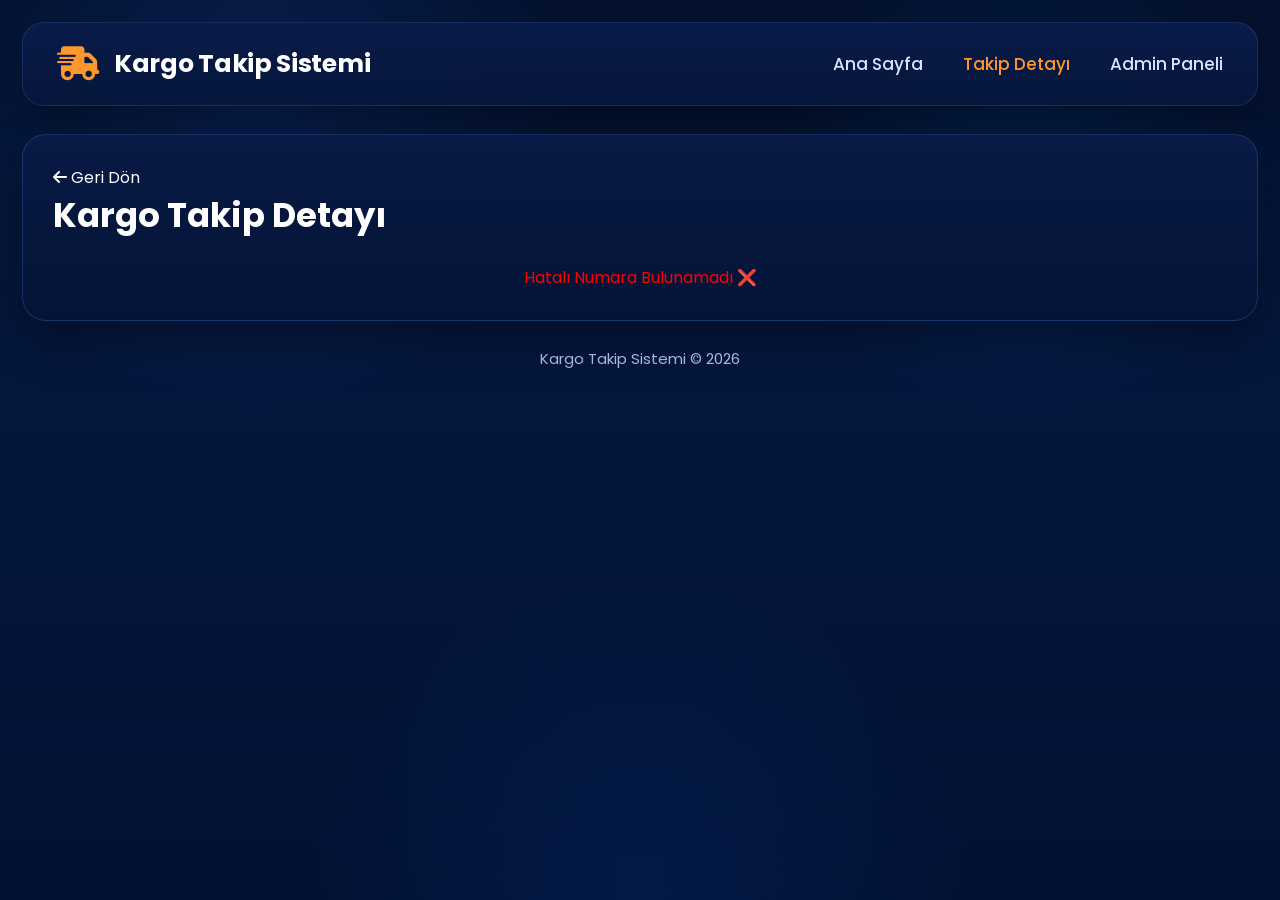
<file: takip-detay.html>
<!DOCTYPE html>
<html lang="tr">
<head>
  <meta charset="UTF-8" />
  <meta name="viewport" content="width=device-width, initial-scale=1.0" />
  <title>Kargo Takip Detayı</title>

  <link href="https://fonts.googleapis.com/css2?family=Poppins:wght@300;400;500;600;700&display=swap" rel="stylesheet">
  <link rel="stylesheet" href="https://cdnjs.cloudflare.com/ajax/libs/font-awesome/6.5.0/css/all.min.css">
  <link rel="stylesheet" href="style.css" />
</head>

<body>

<div class="page-wrapper">
<div class="container">


<header class="main-header glass-card">

  <div class="logo">
    <i class="fa-solid fa-truck-fast"></i>
    <h2>Kargo Takip Sistemi</h2>
  </div>

  <nav class="nav-links">
    <a href="index.html">Ana Sayfa</a>
    <a href="takip-detay.html" class="active">Takip Detayı</a>
    <a href="admin-login.html">Admin Paneli</a>
  </nav>

</header>


<section class="glass-card detail-card">

  <a href="index.html" class="back-link">
    <i class="fa-solid fa-arrow-left"></i> Geri Dön
  </a>

  <h1 class="detail-header">Kargo Takip Detayı</h1>

  <div class="info-box"></div>

  <div class="status-box">
    <h3>Durum:</h3>
    <p>Tahmini Teslim Tarihi: <span id="teslimTarihi"></span></p>
  </div>

  <div class="progress-wrap">
    <div class="progress-line">
      <div class="progress-line-fill"></div>
    </div>

    <div class="progress-steps">
      <div class="step">
        <div class="step-circle"><i class="fa-solid fa-check"></i></div>
        <p>Hazırlanıyor</p>
      </div>

      <div class="step">
        <div class="step-circle"><i class="fa-solid fa-check"></i></div>
        <p>Yolda</p>
      </div>

      <div class="step">
        <div class="step-circle"><i class="fa-solid fa-check"></i></div>
        <p>Teslim Edildi</p>
      </div>
    </div>
  </div>

  <div class="map-box" style="padding:0; overflow:hidden; border-radius:12px;">
    <iframe id="kargoHarita" width="100%" height="300" style="border:0;"></iframe>
  </div>

</section>

<footer class="footer">
  Kargo Takip Sistemi © 2026
</footer>

</div>
</div>

<script>
const params = new URLSearchParams(window.location.search);
const kargoNo = params.get("kargoNo");

const kargolar = {
  "123456": { gonderici: "Ahmet Yılmaz", alici: "Ayşe Demir", durum: "Yolda", koordinat: "40.9918,29.0283" },
  "654321": { gonderici: "Mehmet Kaya", alici: "Zeynep Çelik", durum: "Hazırlanıyor", koordinat: "39.9208,32.8541" },
  "987654": { gonderici: "Elif Şahin", alici: "Can Aydın", durum: "Teslim Edildi", koordinat: "38.4622,27.2161" },
  "112233": { gonderici: "Mustafa Yücel", alici: "Fatma Keskin", durum: "Yolda", koordinat: "40.2117,28.9592" },
  "445566": { gonderici: "Büşra Aslan", alici: "Volkan Sönmez", durum: "Hazırlanıyor", koordinat: "36.8841,30.7056" },
  "778899": { gonderici: "Emre Polat", alici: "Gizem Tekin", durum: "Teslim Edildi", koordinat: "39.7767,30.5206" },
  "334455": { gonderici: "Selin Doğan", alici: "Burak Yıldırım", durum: "Yolda", koordinat: "36.9914,35.3308" },
  "667788": { gonderici: "Ozan Güler", alici: "Merve Aslan", durum: "Hazırlanıyor", koordinat: "41.0027,39.7168" },
  "401905": { gonderici: "Arda Aslan", alici: "Ela Vardar", durum: "Yolda", koordinat: "41.0082,28.9784" }
};

const infoBox = document.querySelector(".info-box");
const statusText = document.querySelector(".status-box h3");
const mapFrame = document.getElementById("kargoHarita");
const steps = document.querySelectorAll(".step");
const teslimSpan = document.getElementById("teslimTarihi");
const progressFill = document.querySelector(".progress-line-fill");

if (kargoNo && kargolar[kargoNo]) {

  const kargo = kargolar[kargoNo];

  infoBox.innerHTML = `
    <p><strong>Takip Numarası:</strong> ${kargoNo}</p>
    <p><strong>Gönderici:</strong> ${kargo.gonderici}</p>
    <p><strong>Alıcı:</strong> ${kargo.alici}</p>
  `;

  statusText.textContent = "Durum: " + kargo.durum;

  mapFrame.src = `https://maps.google.com/maps?q=${kargo.koordinat}&hl=tr&z=14&output=embed`;

  const durumIndex = {
    "Hazırlanıyor": 0,
    "Yolda": 1,
    "Teslim Edildi": 2
  };

  const index = durumIndex[kargo.durum];

  steps.forEach((step, i) => {
    step.classList.toggle("active", i <= index);
  });

  const progressWidth = ["0%", "50%", "100%"];
  progressFill.style.width = progressWidth[index];

  let bugun = new Date();
  let teslimTarihi = new Date();

  if (kargo.durum === "Hazırlanıyor") {
    teslimTarihi.setDate(bugun.getDate() + 3);
  } else if (kargo.durum === "Yolda") {
    teslimTarihi.setDate(bugun.getDate() + 1);
  }

  teslimSpan.textContent = teslimTarihi.toLocaleDateString("tr-TR");

} else {
  infoBox.innerHTML = `<p style="color:red; text-align:center;">Hatalı Numara Bulunamadı ❌</p>`;
  document.querySelector(".status-box").style.display = "none";
  document.querySelector(".progress-wrap").style.display = "none";
  document.querySelector(".map-box").style.display = "none";
}
</script>

</body>
</html>
</file>
<file: style.css>
* {
  margin: 0;
  padding: 0;
  box-sizing: border-box;
  font-family: "Poppins", sans-serif;
}

:root {
  --text-main: #ffffff;
  --text-soft: #c7d7fb;
  --text-muted: #94a7d1;
  --orange: #ff972f;
  --orange-dark: #e98724;
  --blue: #2d7cff;
  --green-soft: #59e39a;
  --purple: #8a63ff;
  --shadow: 0 20px 45px rgba(0, 0, 0, 0.35);
}

body {
  min-height: 100vh;
  color: var(--text-main);
  background:
    radial-gradient(circle at 20% 10%, rgba(28, 81, 190, 0.22), transparent 25%),
    radial-gradient(circle at 80% 20%, rgba(0, 128, 255, 0.12), transparent 20%),
    radial-gradient(circle at 50% 100%, rgba(0, 65, 160, 0.18), transparent 30%),
    linear-gradient(180deg, #03112e 0%, #04173d 38%, #021133 100%);
}

a {
  text-decoration: none;
  color: inherit;
}

.page-wrapper {
  width: 100%;
  min-height: 100vh;
  padding: 22px;
}

.container {
  max-width: 1560px;
  margin: 0 auto;
}

.main-header {
  display: flex;
  align-items: center;
  justify-content: space-between;
  gap: 18px;
  padding: 22px 34px;
  border-radius: 22px;
  background: linear-gradient(180deg, rgba(9, 28, 73, 0.96), rgba(6, 22, 60, 0.96));
  border: 1px solid rgba(80, 131, 226, 0.2);
  box-shadow: var(--shadow);
  margin-bottom: 28px;
}

.logo {
  display: flex;
  align-items: center;
  gap: 14px;
}

.logo i {
  font-size: 34px;
  color: var(--orange);
}

.logo h2 {
  font-size: 25px;
  font-weight: 700;
  letter-spacing: -0.3px;
}

.nav-links {
  display: flex;
  align-items: center;
  gap: 40px;
  flex-wrap: wrap;
}

.nav-links a {
  color: #d8e3ff;
  font-size: 17px;
  font-weight: 500;
  transition: 0.25s;
}

.nav-links a:hover,
.nav-links a.active {
  color: var(--orange);
}

.hero-grid {
  display: grid;
  grid-template-columns: 1fr 1.05fr 1fr;
  gap: 22px;
  align-items: stretch;
}

.panel-card {
  min-height: 710px;
  padding: 28px;
  border-radius: 24px;
  background: linear-gradient(180deg, rgba(8, 27, 70, 0.98), rgba(4, 19, 54, 0.98));
  border: 1px solid rgba(69, 121, 214, 0.28);
  box-shadow: var(--shadow);
  position: relative;
  overflow: hidden;
}

.panel-card::before {
  content: "";
  position: absolute;
  inset: 0;
  background:
    radial-gradient(circle at top right, rgba(58, 114, 255, 0.08), transparent 28%),
    radial-gradient(circle at bottom left, rgba(0, 149, 255, 0.06), transparent 30%);
  pointer-events: none;
}

/* SOL */
.left-panel {
  display: flex;
  flex-direction: column;
  justify-content: space-between;
}

.left-top {
  position: relative;
  z-index: 2;
}

.big-icon {
  text-align: center;
  margin-top: 8px;
  margin-bottom: 20px;
}

.big-icon i {
  font-size: 80px;
  color: var(--orange);
}

.left-panel h1 {
  text-align: center;
  font-size: 27px;
  font-weight: 700;
  margin-bottom: 22px;
}

.divider {
  width: 100%;
  height: 1px;
  background: rgba(186, 207, 255, 0.18);
  margin-bottom: 28px;
}

.subtitle {
  text-align: center;
  font-size: 18px;
  color: var(--text-soft);
  margin-bottom: 26px;
}

.track-form {
  margin-bottom: 36px;
}

.search-box {
  position: relative;
  margin-bottom: 18px;
}

.search-box input {
  width: 100%;
  height: 58px;
  border-radius: 14px;
  border: 1px solid rgba(92, 136, 219, 0.26);
  background: rgba(5, 20, 52, 0.88);
  color: white;
  padding: 0 52px 0 18px;
  font-size: 16px;
  outline: none;
}

.search-box input::placeholder {
  color: #8ea0c9;
}

.search-box i {
  position: absolute;
  right: 18px;
  top: 50%;
  transform: translateY(-50%);
  color: #a4b5dd;
  font-size: 18px;
}

.primary-btn {
  width: 100%;
  height: 56px;
  border: none;
  border-radius: 14px;
  background: linear-gradient(180deg, #ff9e34, #ff8e22);
  color: white;
  font-size: 17px;
  font-weight: 700;
  cursor: pointer;
  transition: 0.25s;
  box-shadow: 0 10px 24px rgba(255, 151, 47, 0.22);
}

.primary-btn:hover {
  transform: translateY(-1px);
  background: linear-gradient(180deg, #ffab4d, #ff9228);
}

.feature-row {
  display: grid;
  grid-template-columns: repeat(3, 1fr);
  gap: 14px;
  position: relative;
  z-index: 2;
}

.feature-item {
  text-align: center;
}

.feature-circle {
  width: 82px;
  height: 82px;
  border-radius: 50%;
  margin: 0 auto 16px;
  display: flex;
  align-items: center;
  justify-content: center;
  font-size: 30px;
  background: rgba(7, 24, 59, 0.82);
}

.feature-circle.orange {
  border: 1.5px solid rgba(255, 151, 47, 0.55);
  color: var(--orange);
  box-shadow: 0 0 22px rgba(255, 151, 47, 0.12);
}

.feature-circle.green {
  border: 1.5px solid rgba(82, 223, 142, 0.55);
  color: var(--green-soft);
  box-shadow: 0 0 22px rgba(82, 223, 142, 0.12);
}

.feature-circle.blue {
  border: 1.5px solid rgba(65, 150, 255, 0.55);
  color: #59beff;
  box-shadow: 0 0 22px rgba(65, 150, 255, 0.12);
}

.feature-item p {
  color: #dbe6ff;
  font-size: 17px;
  line-height: 1.45;
  font-weight: 500;
}

/* ORTA */
.middle-panel {
  z-index: 2;
}

.live-badge {
  display: inline-flex;
  align-items: center;
  gap: 8px;
  background: rgba(22, 189, 98, 0.16);
  color: #52f294;
  border: 1px solid rgba(63, 224, 127, 0.25);
  border-radius: 999px;
  padding: 8px 14px;
  font-size: 14px;
  font-weight: 700;
  margin-bottom: 22px;
}

.live-badge .dot {
  width: 10px;
  height: 10px;
  border-radius: 50%;
  background: #28d96f;
  box-shadow: 0 0 12px rgba(40, 217, 111, 0.9);
}

.middle-panel h2,
.right-panel h2 {
  font-size: 30px;
  font-weight: 700;
  margin-bottom: 12px;
}

.middle-desc,
.right-desc {
  color: var(--text-soft);
  font-size: 17px;
  line-height: 1.7;
  margin-bottom: 20px;
}

.image-map-visual {
  position: relative;
  height: 300px;
  border-radius: 22px;
  overflow: hidden;
  margin-bottom: 24px;
  background: linear-gradient(180deg, rgba(8, 24, 64, 0.98), rgba(4, 16, 46, 0.98));
  border: 1px solid rgba(89, 136, 219, 0.18);
  display: flex;
  align-items: center;
  justify-content: center;
}

.track-visual-image {
  width: 100%;
  height: 100%;
  object-fit: cover;
  display: block;
  pointer-events: none;
  user-select: none;
}

.status-steps {
  display: flex;
  align-items: center;
  justify-content: space-between;
  gap: 10px;
  margin-bottom: 26px;
}

.step-item {
  display: flex;
  flex-direction: column;
  align-items: center;
  gap: 10px;
  min-width: 105px;
  opacity: 0.75;
}

.step-item.done,
.step-item.active {
  opacity: 1;
}

.step-icon {
  width: 62px;
  height: 62px;
  border-radius: 50%;
  border: 2px solid rgba(255, 255, 255, 0.16);
  display: flex;
  align-items: center;
  justify-content: center;
  background: rgba(6, 24, 57, 0.92);
  font-size: 24px;
  color: #a8b7db;
}

.step-item.done .step-icon {
  border-color: rgba(75, 230, 145, 0.45);
  color: #62ea9e;
  box-shadow: 0 0 18px rgba(75, 230, 145, 0.12);
}

.step-item.active .step-icon {
  border-color: rgba(65, 150, 255, 0.48);
  color: #4ea2ff;
  box-shadow: 0 0 18px rgba(65, 150, 255, 0.14);
}

.step-item span {
  font-size: 15px;
  color: #dbe6ff;
  text-align: center;
  line-height: 1.4;
}

.step-line {
  flex: 1;
  height: 4px;
  border-radius: 999px;
  background: rgba(255, 255, 255, 0.12);
  margin-bottom: 26px;
}

.step-line.active {
  background: linear-gradient(90deg, #59e39a, #2d8fff);
  box-shadow: 0 0 16px rgba(89, 227, 154, 0.2);
}

.last-move-card {
  display: flex;
  align-items: center;
  justify-content: space-between;
  gap: 14px;
  padding: 18px 18px;
  border-radius: 18px;
  background: rgba(8, 25, 61, 0.82);
  border: 1px solid rgba(92, 136, 219, 0.16);
  margin-bottom: 18px;
}

.last-move-card h4 {
  font-size: 16px;
  margin-bottom: 10px;
}

.move-line {
  display: flex;
  align-items: center;
  gap: 12px;
  margin-bottom: 8px;
}

.move-dot {
  width: 14px;
  height: 14px;
  border-radius: 50%;
  background: #2d82ff;
  box-shadow: 0 0 12px rgba(45, 130, 255, 0.7);
  flex-shrink: 0;
}

.last-move-card p {
  color: #f3f7ff;
  font-size: 15px;
}

.last-move-card small {
  color: #95a8d0;
  font-size: 14px;
}

.mini-btn {
  border: 1px solid rgba(64, 139, 255, 0.42);
  background: rgba(27, 76, 185, 0.18);
  color: #63b0ff;
  border-radius: 12px;
  padding: 10px 14px;
  font-weight: 600;
  cursor: pointer;
}

.detail-btn,
.admin-btn {
  width: 100%;
  height: 58px;
  border-radius: 16px;
  display: flex;
  align-items: center;
  justify-content: space-between;
  padding: 0 22px;
  font-size: 17px;
  font-weight: 600;
}

.detail-btn {
  background: linear-gradient(180deg, rgba(18, 52, 118, 0.88), rgba(13, 39, 91, 0.88));
  border: 1px solid rgba(91, 137, 225, 0.22);
  color: #f4f7ff;
}

.detail-btn i,
.admin-btn i {
  font-size: 18px;
}

/* SAĞ */
.chart-area {
  display: grid;
  grid-template-columns: 1.2fr 0.95fr;
  gap: 14px;
  align-items: center;
  margin-bottom: 18px;
}

.chart-svg {
  height: 150px;
  border-radius: 18px;
  display: flex;
  align-items: center;
  justify-content: center;
}

.chart-svg svg {
  width: 100%;
  height: 100%;
}

.chart-svg circle {
  fill: #ff9c33;
}

.stats-box {
  border-radius: 18px;
  padding: 22px 18px;
  background: rgba(11, 30, 70, 0.92);
  border: 1px solid rgba(90, 128, 204, 0.22);
}

.stats-box span {
  display: block;
  color: #dfe8ff;
  font-size: 15px;
  margin-bottom: 10px;
}

.stats-box strong {
  display: block;
  font-size: 48px;
  line-height: 1;
  margin-bottom: 10px;
}

.increase {
  display: inline-flex;
  align-items: center;
  gap: 6px;
  color: #52e38f;
  font-weight: 700;
  margin-bottom: 10px;
}

.stats-box small {
  color: #adc0e7;
  font-size: 14px;
}

.admin-list {
  display: flex;
  flex-direction: column;
  gap: 14px;
  margin: 18px 0 22px;
}

.admin-item {
  display: flex;
  align-items: center;
  gap: 16px;
  padding: 16px 16px;
  border-radius: 16px;
  background: rgba(9, 27, 64, 0.86);
  border: 1px solid rgba(90, 128, 204, 0.18);
}

.admin-icon {
  width: 52px;
  height: 52px;
  border-radius: 14px;
  display: flex;
  align-items: center;
  justify-content: center;
  font-size: 22px;
  color: white;
  flex-shrink: 0;
}

.admin-icon.blue {
  background: linear-gradient(180deg, #4d8cff, #356df0);
}

.admin-icon.purple {
  background: linear-gradient(180deg, #9a70ff, #7647ec);
}

.admin-icon.green {
  background: linear-gradient(180deg, #29d87a, #18b864);
}

.admin-icon.orange {
  background: linear-gradient(180deg, #ffab46, #ff8c1c);
}

.admin-item h4 {
  font-size: 16px;
  margin-bottom: 4px;
}

.admin-item p {
  color: #a8bbdf;
  font-size: 14px;
  line-height: 1.5;
}

.admin-btn {
  background: linear-gradient(180deg, #ff9e34, #ff8e22);
  color: white;
  box-shadow: 0 10px 24px rgba(255, 151, 47, 0.2);
}

.footer {
  text-align: center;
  color: #c6d4f7;
  opacity: 0.85;
  padding: 26px 10px 8px;
  font-size: 15px;
}

@media (max-width: 1300px) {
  .hero-grid {
    grid-template-columns: 1fr;
  }

  .panel-card {
    min-height: auto;
  }
}

@media (max-width: 768px) {
  .main-header {
    padding: 18px 20px;
  }

  .logo h2 {
    font-size: 21px;
  }

  .nav-links {
    gap: 18px;
  }

  .nav-links a {
    font-size: 15px;
  }

  .chart-area {
    grid-template-columns: 1fr;
  }

  .feature-row {
    grid-template-columns: 1fr;
  }

  .status-steps {
    flex-direction: column;
  }

  .step-line {
    width: 4px;
    height: 28px;
    margin: 0;
  }

  .last-move-card {
    flex-direction: column;
    align-items: flex-start;
  }
}
/* ===== ADMIN LOGIN FIX ===== */

.login-page {
  min-height: 100vh;
  display: flex;
  align-items: center;
  justify-content: center;
  padding: 24px;
}

.login-box {
  width: 100%;
  max-width: 460px;
  padding: 34px 30px;
  border-radius: 24px;
  background: linear-gradient(180deg, rgba(8, 27, 70, 0.98), rgba(4, 19, 54, 0.98));
  border: 1px solid rgba(69, 121, 214, 0.28);
  box-shadow: 0 20px 45px rgba(0, 0, 0, 0.35);
}

.login-box h1 {
  display: flex;
  align-items: center;
  justify-content: center;
  gap: 12px;
  font-size: 36px;
  font-weight: 700;
  margin-bottom: 12px;
  color: #ffffff;
}

.login-box h1 i {
  color: #ff972f;
}

.login-subtitle {
  text-align: center;
  color: #c7d7fb;
  font-size: 18px;
  line-height: 1.6;
  margin-bottom: 28px;
}

.form-group {
  margin-bottom: 18px;
}

.form-group label {
  display: block;
  margin-bottom: 8px;
  color: #dbe6ff;
  font-size: 15px;
  font-weight: 500;
}

.form-group input {
  width: 100%;
  height: 56px;
  border-radius: 14px;
  border: 1px solid rgba(92, 136, 219, 0.26);
  background: rgba(5, 20, 52, 0.88);
  color: white;
  padding: 0 16px;
  font-size: 16px;
  outline: none;
}

.form-group input::placeholder {
  color: #8ea0c9;
}

.login-btn {
  width: 100%;
  height: 56px;
  border: none;
  border-radius: 14px;
  background: linear-gradient(180deg, #ff9e34, #ff8e22);
  color: #ffffff;
  font-size: 17px;
  font-weight: 700;
  cursor: pointer;
  margin-top: 8px;
  box-shadow: 0 10px 24px rgba(255, 151, 47, 0.22);
  transition: 0.25s;
}

.login-btn:hover {
  transform: translateY(-1px);
  background: linear-gradient(180deg, #ffab4d, #ff9228);
}

.error-text {
  min-height: 24px;
  color: #ff8d8d;
  text-align: center;
  font-size: 14px;
  margin-top: 14px;
}

.note-text {
  text-align: center;
  color: #c7d7fb;
  font-size: 15px;
  margin-top: 8px;
}
/* ===== TAKIP DETAY FIX ===== */

.detail-card {
  padding: 30px;
  border-radius: 24px;
  background: linear-gradient(180deg, rgba(8, 27, 70, 0.98), rgba(4, 19, 54, 0.98));
  border: 1px solid rgba(69, 121, 214, 0.28);
  box-shadow: 0 20px 45px rgba(0, 0, 0, 0.35);
}

.back-link-detail {
  display: inline-flex;
  align-items: center;
  gap: 8px;
  margin-bottom: 20px;
  color: #dbe6ff;
  font-size: 16px;
  font-weight: 500;
}

.detail-header {
  font-size: 34px;
  font-weight: 700;
  margin-bottom: 24px;
  color: #ffffff;
}

.detail-info-card {
  background: rgba(8, 25, 61, 0.82);
  border: 1px solid rgba(92, 136, 219, 0.16);
  border-radius: 18px;
  padding: 22px;
  margin-bottom: 18px;
}

.detail-info-grid p {
  color: #f3f7ff;
  font-size: 18px;
  line-height: 1.8;
}

.detail-status-card {
  background: linear-gradient(90deg, #2d5fe8, #3f84ff);
  border-radius: 18px;
  padding: 22px;
  margin-bottom: 18px;
  box-shadow: 0 10px 24px rgba(45, 95, 232, 0.2);
}

.detail-status-card h3 {
  font-size: 28px;
  font-weight: 700;
  margin-bottom: 8px;
  color: white;
}

.detail-status-card p {
  font-size: 17px;
  color: #eef4ff;
}

.detail-action-row {
  display: flex;
  gap: 14px;
  flex-wrap: wrap;
  margin-bottom: 26px;
}

.secondary-btn {
  display: inline-flex;
  align-items: center;
  gap: 10px;
  height: 50px;
  padding: 0 18px;
  border-radius: 14px;
  background: rgba(8, 25, 61, 0.82);
  border: 1px solid rgba(92, 136, 219, 0.16);
  color: #dbe6ff;
  font-size: 15px;
  font-weight: 600;
}

.progress-wrap {
  margin: 30px 0;
}

.progress-line {
  position: relative;
  height: 4px;
  background: rgba(255, 255, 255, 0.18);
  margin: 34px 36px 24px;
  border-radius: 999px;
}

.progress-line-fill {
  position: absolute;
  left: 0;
  top: 0;
  width: 0%;
  height: 100%;
  background: linear-gradient(90deg, #59e39a, #2d8fff);
  border-radius: 999px;
  transition: 0.3s;
}

.progress-steps {
  display: flex;
  justify-content: space-between;
  align-items: flex-start;
  gap: 20px;
}

.step {
  text-align: center;
  width: 33.33%;
}

.step-circle {
  width: 64px;
  height: 64px;
  border-radius: 50%;
  background: rgba(6, 24, 57, 0.92);
  color: #a8b7db;
  display: flex;
  align-items: center;
  justify-content: center;
  margin: 0 auto 14px;
  font-size: 24px;
  border: 2px solid rgba(255, 255, 255, 0.16);
}

.step.active .step-circle {
  color: #4ea2ff;
  border-color: rgba(65, 150, 255, 0.48);
  box-shadow: 0 0 18px rgba(65, 150, 255, 0.14);
}

.step p {
  color: #dbe6ff;
  font-size: 18px;
  font-weight: 500;
  line-height: 1.4;
}

.map-box-detail {
  margin-top: 24px;
  border-radius: 20px;
  overflow: hidden;
  border: 1px solid rgba(92, 136, 219, 0.16);
}

.not-found-text {
  color: #ff8d8d;
  text-align: center;
  font-weight: 700;
  font-size: 18px;
}

@media (max-width: 768px) {
  .detail-card {
    padding: 22px;
  }

  .detail-header {
    font-size: 28px;
  }

  .detail-info-grid p {
    font-size: 16px;
  }

  .detail-status-card h3 {
    font-size: 24px;
  }

  .progress-steps {
    flex-direction: column;
    gap: 20px;
  }

  .step {
    width: 100%;
  }

  .progress-line {
    display: none;
  }
}
/* ===== ADMIN PANEL FIX ===== */

.admin-topbar-card {
  display: flex;
  justify-content: space-between;
  align-items: center;
  gap: 14px;
  margin-bottom: 24px;
  flex-wrap: wrap;
  padding: 18px 22px;
  border-radius: 20px;
  background: linear-gradient(180deg, rgba(8, 27, 70, 0.98), rgba(4, 19, 54, 0.98));
  border: 1px solid rgba(69, 121, 214, 0.28);
  box-shadow: 0 20px 45px rgba(0, 0, 0, 0.35);
}

.clock-box {
  color: #dbe6ff;
  font-size: 16px;
  font-weight: 600;
}

.logout-btn {
  background: rgba(239, 91, 91, 0.18);
  border: 1px solid rgba(239, 91, 91, 0.35);
  color: #ffb0b0;
  padding: 12px 18px;
  border-radius: 12px;
  cursor: pointer;
  font-weight: 600;
}

.logout-btn:hover {
  background: rgba(239, 91, 91, 0.28);
}

.dashboard-top {
  display: grid;
  grid-template-columns: repeat(3, 1fr);
  gap: 18px;
  margin-bottom: 24px;
}

.stat-card {
  padding: 22px;
  border-radius: 20px;
  background: linear-gradient(180deg, rgba(8, 27, 70, 0.98), rgba(4, 19, 54, 0.98));
  border: 1px solid rgba(69, 121, 214, 0.28);
  box-shadow: 0 20px 45px rgba(0, 0, 0, 0.35);
}

.stat-card .stat-icon {
  font-size: 24px;
  margin-bottom: 14px;
  color: #ff972f;
}

.stat-card h3 {
  font-size: 36px;
  margin-bottom: 6px;
  color: #ffffff;
}

.stat-card p {
  color: #c7d7fb;
  font-size: 17px;
}

.admin-form-card,
.table-card {
  padding: 24px;
  border-radius: 20px;
  background: linear-gradient(180deg, rgba(8, 27, 70, 0.98), rgba(4, 19, 54, 0.98));
  border: 1px solid rgba(69, 121, 214, 0.28);
  box-shadow: 0 20px 45px rgba(0, 0, 0, 0.35);
  margin-bottom: 24px;
}

.admin-section-title {
  font-size: 24px;
  font-weight: 700;
  margin-bottom: 20px;
  color: #ffffff;
}

.admin-form-grid {
  display: grid;
  grid-template-columns: 1.1fr 1.4fr 1fr auto;
  gap: 16px;
  align-items: end;
}

.form-button-wrap {
  margin-bottom: 0;
}

.form-group label {
  display: block;
  margin-bottom: 8px;
  color: #dbe6ff;
  font-size: 15px;
  font-weight: 500;
}

.form-group input,
.form-group select {
  width: 100%;
  height: 56px;
  border-radius: 14px;
  border: 1px solid rgba(92, 136, 219, 0.26);
  background: rgba(5, 20, 52, 0.88);
  color: white;
  padding: 0 16px;
  font-size: 16px;
  outline: none;
}

.form-group input::placeholder {
  color: #8ea0c9;
}

.form-group select option {
  color: #111;
}

.table-wrap {
  overflow-x: auto;
}

table {
  width: 100%;
  border-collapse: collapse;
}

table th,
table td {
  padding: 16px 12px;
  text-align: left;
  border-bottom: 1px solid rgba(255, 255, 255, 0.08);
  white-space: nowrap;
}

table th {
  color: #dbe6ff;
  font-weight: 600;
  font-size: 15px;
}

table td {
  color: white;
  font-size: 15px;
}

table tr:hover {
  background: rgba(255, 255, 255, 0.03);
}

.badge {
  display: inline-block;
  padding: 8px 14px;
  border-radius: 10px;
  font-size: 13px;
  font-weight: 600;
}

.badge-blue {
  background: rgba(75, 109, 255, 0.18);
  color: #9eb2ff;
}

.badge-yellow {
  background: rgba(231, 184, 74, 0.18);
  color: #f5cd6f;
}

.badge-green {
  background: rgba(39, 194, 129, 0.18);
  color: #83e2ba;
}

.actions {
  display: flex;
  gap: 8px;
  align-items: center;
}

.icon-btn {
  border: none;
  cursor: pointer;
  border-radius: 10px;
  padding: 10px 12px;
  background: rgba(255, 255, 255, 0.06);
  color: white;
}

.icon-btn:hover {
  background: rgba(255, 255, 255, 0.13);
}

.icon-btn.delete:hover {
  background: rgba(239, 91, 91, 0.22);
  color: #ffb0b0;
}

.empty-box {
  text-align: center;
  padding: 40px 20px;
  color: #c7d7fb;
  font-size: 16px;
}

@media (max-width: 1100px) {
  .admin-form-grid {
    grid-template-columns: 1fr;
  }

  .dashboard-top {
    grid-template-columns: 1fr;
  }
}
.service-list {
  display: flex;
  flex-direction: column;
  gap: 14px;
  margin: 24px 0 24px;
}

.service-item {
  display: flex;
  align-items: flex-start;
  gap: 16px;
  padding: 18px 16px;
  border-radius: 16px;
  background: rgba(9, 27, 64, 0.86);
  border: 1px solid rgba(90, 128, 204, 0.18);
}

.service-icon {
  width: 52px;
  height: 52px;
  border-radius: 14px;
  display: flex;
  align-items: center;
  justify-content: center;
  font-size: 22px;
  color: white;
  flex-shrink: 0;
}

.service-icon.orange {
  background: linear-gradient(180deg, #ffab46, #ff8c1c);
}

.service-icon.blue {
  background: linear-gradient(180deg, #4d8cff, #356df0);
}

.service-icon.green {
  background: linear-gradient(180deg, #29d87a, #18b864);
}

.service-icon.purple {
  background: linear-gradient(180deg, #9a70ff, #7647ec);
}

.service-item h4 {
  font-size: 16px;
  margin-bottom: 4px;
}

.service-item p {
  color: #a8bbdf;
  font-size: 14px;
  line-height: 1.5;
}
</file>
